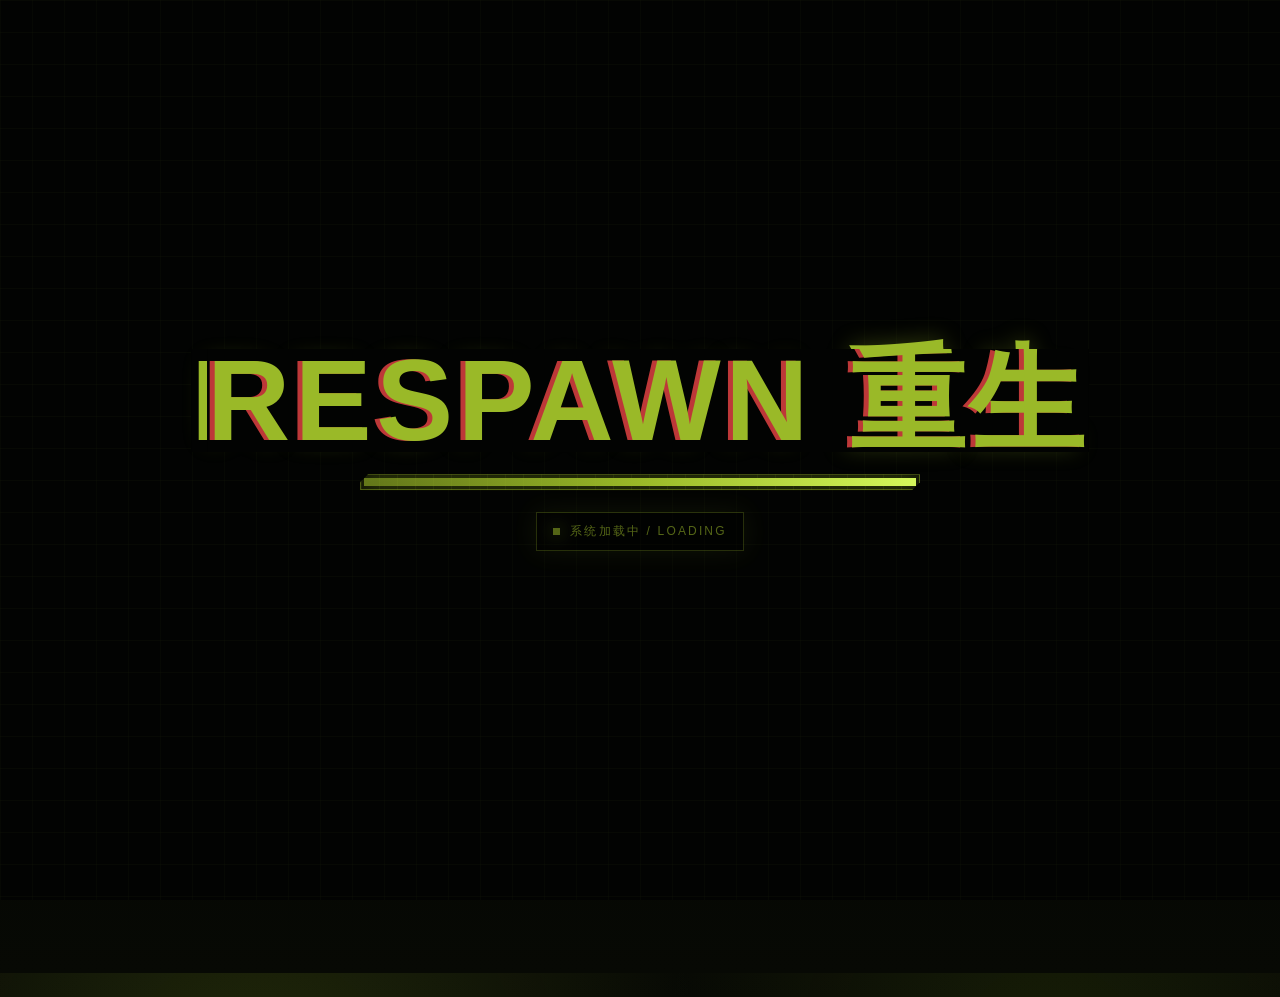
<file: index.html>
<!DOCTYPE html>
<html lang="zh-Hans">
<head>
<meta charset="UTF-8">
<meta name="viewport" content="width=device-width, initial-scale=1">
<title>首页 - 重生 RESPAWN</title>
<link rel="stylesheet" href="site.css">
<style>
  .home-hero {
    position: relative;
    isolation: isolate;
    --reveal-x: 50%;
    --reveal-y: 50%;
    --reveal-size: 0px;
    min-height: 100vh;
    display: grid;
    align-items: center;
    padding: 112px 0 54px;
    overflow: hidden;
  }

  .home-hero::before {
    content: "";
    position: absolute;
    inset: 0;
    background:
      radial-gradient(circle at 50% 45%, rgba(154,185,40,.12), transparent 34rem),
      linear-gradient(90deg, rgba(3,4,2,.94) 0%, rgba(3,4,2,.54) 44%, rgba(3,4,2,.88) 100%);
    opacity: .92;
    z-index: 1;
    pointer-events: none;
  }

  .home-hero::after {
    content: "";
    position: absolute;
    left: 50%;
    bottom: -18vh;
    width: 78vw;
    height: 42vh;
    transform: translateX(-50%);
    background: radial-gradient(ellipse, rgba(154,185,40,.25), transparent 66%);
    pointer-events: none;
    z-index: 1;
  }

  .home-video {
    position: absolute;
    inset: 0;
    z-index: 0;
    width: 100%;
    height: 100%;
    object-fit: cover;
    pointer-events: none;
  }

  .home-video-dim {
    filter: saturate(.9) contrast(1.02) brightness(.16);
    opacity: .9;
  }

  .home-video-reveal {
    filter: saturate(1.2) contrast(1.08) brightness(.92);
    opacity: .98;
    -webkit-mask-image: radial-gradient(circle at var(--reveal-x) var(--reveal-y), #000 0, #000 calc(var(--reveal-size) * .42), rgba(0,0,0,.72) calc(var(--reveal-size) * .68), transparent var(--reveal-size));
    mask-image: radial-gradient(circle at var(--reveal-x) var(--reveal-y), #000 0, #000 calc(var(--reveal-size) * .42), rgba(0,0,0,.72) calc(var(--reveal-size) * .68), transparent var(--reveal-size));
  }

  .ghost-cursor {
    position: absolute;
    inset: 0;
    z-index: 2;
    width: 100%;
    height: 100%;
    display: block;
    pointer-events: none;
    mix-blend-mode: screen;
    opacity: .82;
  }

  .hero-inner,
  .home-wrap {
    width: min(var(--max), calc(100vw - 32px));
    margin: 0 auto;
  }

  .hero-inner {
    position: relative;
    z-index: 3;
    display: grid;
    grid-template-columns: minmax(0, 1.08fr) minmax(280px, .72fr);
    gap: 42px;
    align-items: center;
  }

  .eyebrow {
    display: inline-flex;
    align-items: center;
    gap: 10px;
    margin: 0 0 18px;
    color: var(--green);
    font-size: 13px;
    letter-spacing: .24em;
    text-transform: uppercase;
  }

  .eyebrow::before {
    content: "";
    width: 42px;
    height: 1px;
    background: var(--green);
    box-shadow: 0 0 18px var(--green);
  }

  h1 {
    margin: 0;
    color: var(--green);
    font-size: clamp(58px, 10vw, 132px);
    line-height: .84;
    letter-spacing: 0;
    text-transform: uppercase;
    text-shadow: 0 0 28px rgba(154,185,40,.28);
  }

  h1 span {
    display: block;
    margin-top: 18px;
    color: var(--text);
    font-size: clamp(28px, 5vw, 62px);
    letter-spacing: .28em;
  }

  .lead {
    max-width: 620px;
    margin: 28px 0 0;
    color: var(--muted);
    font-size: clamp(16px, 1.8vw, 20px);
    line-height: 1.8;
  }

  .actions {
    display: flex;
    flex-wrap: wrap;
    gap: 14px;
    margin-top: 34px;
  }

  .btn {
    display: inline-flex;
    align-items: center;
    justify-content: center;
    min-height: 46px;
    padding: 0 20px;
    border: 1px solid var(--green-line);
    background: var(--green);
    color: #070904;
    font-weight: 800;
    letter-spacing: .08em;
    clip-path: polygon(12px 0, 100% 0, 100% calc(100% - 12px), calc(100% - 12px) 100%, 0 100%, 0 12px);
    transition: transform .2s ease, box-shadow .2s ease, background .2s ease;
  }

  .btn.secondary {
    background: rgba(0,0,0,.36);
    color: var(--green);
  }

  .btn:hover {
    transform: translateY(-2px);
    box-shadow: 0 0 28px rgba(154,185,40,.22);
  }

  .console {
    position: relative;
    border: 1px solid var(--green-line);
    background: var(--panel);
    box-shadow: 0 18px 70px rgba(0,0,0,.42), inset 0 0 32px rgba(154,185,40,.08);
    clip-path: polygon(18px 0, 100% 0, 100% calc(100% - 18px), calc(100% - 18px) 100%, 0 100%, 0 18px);
    overflow: visible;
  }

  .electric-border-canvas {
    position: absolute;
    inset: -28px;
    z-index: 0;
    width: calc(100% + 56px);
    height: calc(100% + 56px);
    pointer-events: none;
    filter: drop-shadow(0 0 10px rgba(154,185,40,.48));
  }

  .console::before {
    content: "";
    position: absolute;
    inset: 0;
    z-index: 1;
    background: linear-gradient(180deg, rgba(154,185,40,.08), rgba(0,0,0,.08));
    pointer-events: none;
    clip-path: inherit;
  }

  .console-head,
  .console-body {
    position: relative;
    z-index: 2;
  }

  .console-head {
    display: flex;
    justify-content: space-between;
    gap: 14px;
    padding: 14px 16px;
    border-bottom: 1px solid var(--line);
    color: var(--green);
    font-size: 12px;
    letter-spacing: .16em;
  }

  .console-body {
    padding: 22px 18px 20px;
    display: grid;
    gap: 18px;
  }

  .metric {
    display: grid;
    gap: 8px;
  }

  .metric-row {
    display: flex;
    justify-content: space-between;
    gap: 18px;
    color: var(--muted);
    font-size: 13px;
    letter-spacing: .06em;
  }

  .bar {
    height: 8px;
    background: rgba(255,255,255,.07);
    overflow: hidden;
  }

  .bar i {
    display: block;
    height: 100%;
    width: var(--value, 100%);
    background: linear-gradient(90deg, rgba(154,185,40,.42), var(--green));
    box-shadow: 0 0 18px rgba(154,185,40,.5);
  }

  .home-section {
    position: relative;
    padding: 92px 0;
  }

  .section-title {
    display: flex;
    align-items: end;
    justify-content: space-between;
    gap: 20px;
    margin-bottom: 30px;
    border-bottom: 1px solid var(--line);
    padding-bottom: 18px;
  }

  h2 {
    margin: 0;
    color: var(--text);
    font-size: clamp(28px, 4vw, 48px);
    letter-spacing: .08em;
  }

  .section-title p {
    max-width: 460px;
    margin: 0;
    color: var(--muted);
    line-height: 1.7;
  }

  .about-grid,
  .work-grid {
    display: grid;
    gap: 16px;
  }

  .about-grid {
    grid-template-columns: 1fr 1fr 1fr;
  }

  .work-grid {
    grid-template-columns: repeat(2, minmax(0, 1fr));
  }

  .data-card,
  .work-card {
    border: 1px solid var(--line);
    background: linear-gradient(180deg, rgba(154,185,40,.08), rgba(255,255,255,.025));
    padding: 24px;
    min-height: 210px;
    clip-path: polygon(14px 0, 100% 0, 100% calc(100% - 14px), calc(100% - 14px) 100%, 0 100%, 0 14px);
  }

  .work-card {
    min-height: 260px;
    display: grid;
    align-content: space-between;
  }

  .data-card strong,
  .work-card strong {
    display: block;
    color: var(--green);
    font-size: 42px;
    line-height: 1;
    margin-bottom: 18px;
  }

  .data-card h3,
  .work-card h3 {
    margin: 0 0 12px;
    font-size: 20px;
    letter-spacing: .08em;
  }

  .data-card p,
  .work-card p {
    margin: 0;
    color: var(--muted);
    line-height: 1.72;
  }

  .tag-row {
    display: flex;
    flex-wrap: wrap;
    gap: 8px;
    margin-top: 22px;
  }

  .tag-row span {
    padding: 6px 9px;
    border: 1px solid var(--green-line);
    color: var(--green);
    font-size: 12px;
    letter-spacing: .08em;
    background: rgba(0,0,0,.24);
  }

  .signal-band {
    border-block: 1px solid var(--green-line);
    background: rgba(154,185,40,.1);
    overflow: hidden;
    padding: 16px 0;
  }

  .ticker {
    display: flex;
    width: max-content;
    gap: 34px;
    color: var(--green);
    font-weight: 800;
    letter-spacing: .18em;
    text-transform: uppercase;
    animation: ticker 28s linear infinite;
  }

  .contact-panel {
    display: grid;
    grid-template-columns: 1fr auto;
    align-items: center;
    gap: 24px;
    border: 1px solid var(--green-line);
    background: linear-gradient(120deg, rgba(154,185,40,.14), rgba(0,0,0,.42));
    padding: 34px;
    clip-path: polygon(22px 0, 100% 0, 100% calc(100% - 22px), calc(100% - 22px) 100%, 0 100%, 0 22px);
  }

  .contact-panel p {
    margin: 12px 0 0;
    color: var(--muted);
    line-height: 1.7;
  }

  @keyframes charge {
    from { width: 58%; }
    to { width: 100%; }
  }

  @keyframes ticker {
    to { transform: translateX(-50%); }
  }

  @media (max-width: 860px) {
    .home-hero { min-height: auto; padding-top: 132px; }
    .hero-inner { grid-template-columns: 1fr; }
    .console { order: -1; }
    .about-grid,
    .work-grid,
    .contact-panel { grid-template-columns: 1fr; }
    .section-title { display: block; }
    .section-title p { margin-top: 12px; }
  }

  @media (max-width: 520px) {
    .hero-inner,
    .home-wrap { width: calc(100vw - 24px); }
    h1 span { letter-spacing: .14em; }
    .home-section { padding: 68px 0; }
    .contact-panel { padding: 24px; }
  }
</style>
</head>
<body class="has-boot">
<div class="boot-screen" id="bootScreen" role="button" tabindex="0" aria-label="点击进入重生 RESPAWN 网站">
  <div class="boot-panel">
    <div class="glitch-text" data-text="RESPAWN 重生">RESPAWN 重生</div>
    <div class="boot-progress" aria-label="启动进度">
      <div class="boot-progress-fill"></div>
    </div>
    <div class="boot-text" id="bootText"><span></span> 系统加载中 / Loading</div>
  </div>
</div>
<canvas id="matrix" aria-hidden="true"></canvas>
<main class="site">
  <header class="header">
    <div class="nav">
      <a class="brand" href="index.html" aria-label="重生 RESPAWN">
        <span class="brand-mark">R</span>
        <span>重生 RESPAWN<small>BLACKBOX CREATIVE SYSTEM</small></span>
      </a>
      <nav class="links" aria-label="主导航">
        <a class="is-current" href="index.html">首页</a>
        <a href="brand-story.html">品牌故事</a>
        <a href="product-info.html">商品信息</a>
        <a href="packaging.html">包装设计</a>
        <a href="contact.html">购买 / 联系我们</a>
      </nav>
      <div class="status"><i></i> ONLINE</div>
    </div>
  </header>
  <section class="home-hero" aria-label="首页主视觉">
    <video class="home-video home-video-dim" src="respawn-bg-clean.mp4" autoplay muted loop playsinline></video>
    <video class="home-video home-video-reveal" src="respawn-bg-clean.mp4" autoplay muted loop playsinline></video>
    <canvas class="ghost-cursor" id="ghostCursor" aria-hidden="true"></canvas>
    <div class="hero-inner">
      <div>
        <p class="eyebrow">SYS.RESPAWN // 2026</p>
        <h1>RESPAWN <span>重生</span></h1>
        <p class="lead">撕开它、喝下它，你就能在深夜的疲惫中原地复活，重回战场</p>
        <div class="actions">
          <a class="btn" href="brand-story.html">品牌故事</a>
          <a class="btn secondary" href="contact.html">购买 / 联系我们</a>
        </div>
      </div>

      <aside class="console" aria-label="系统状态">
        <canvas class="electric-border-canvas" id="statusElectricBorder" aria-hidden="true"></canvas>
        <div class="console-head">
          <span>CORE STATUS / 核心状态</span>
          <span>ACTIVE</span>
        </div>
        <div class="console-body">
          <div class="metric">
            <div class="metric-row"><span>能量补给 ENERGY RELOAD</span><span>98%</span></div>
            <div class="bar"><i style="--value:98%"></i></div>
          </div>
          <div class="metric">
            <div class="metric-row"><span>专注启动 FOCUS BOOST</span><span>86%</span></div>
            <div class="bar"><i style="--value:86%"></i></div>
          </div>
          <div class="metric">
            <div class="metric-row"><span>快速恢复 RESPAWN READY</span><span>92%</span></div>
            <div class="bar"><i style="--value:92%"></i></div>
          </div>
          <div class="tag-row">
            <span>ENERGY</span><span>FOCUS</span><span>FAST MIX</span><span>RESPAWN</span>
          </div>
        </div>
      </aside>
    </div>
  </section>

  <footer class="footer">
    <div class="wrap">
      <span>© 2026 RESPAWN</span>
      <span>POWERED BY #9AB928</span>
    </div>
  </footer>
</main>
<script src="site.js?v=shape-border-motion-2"></script>
</body>
</html>
</file>
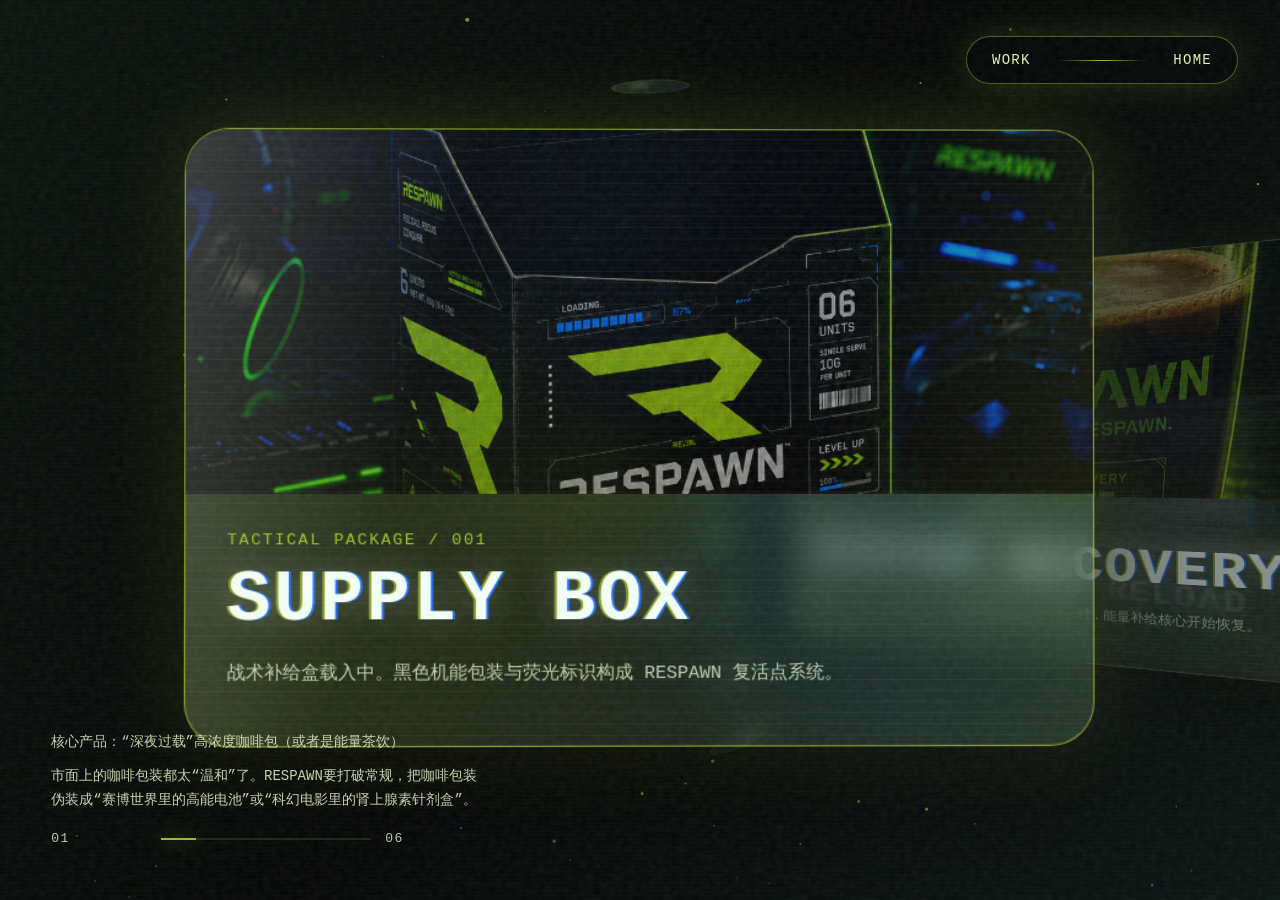
<file: active-theory-inspired.html>
<!DOCTYPE html>
<html lang="zh-Hans">
<head>
<meta charset="UTF-8">
<meta name="viewport" content="width=device-width, initial-scale=1">
<title>RESPAWN Spatial Cards Demo</title>
<style>
  :root {
    --green: #9AB928;
    --blue: #1d6bff;
    --ink: #030604;
    --mx: 0;
    --my: 0;
  }

  * {
    box-sizing: border-box;
  }

  html,
  body {
    width: 100%;
    height: 100%;
    margin: 0;
    overflow: hidden;
    background: var(--ink);
    color: #e9ffd2;
    font-family: "Microsoft YaHei", "PingFang SC", "Arial", sans-serif;
  }

  body {
    cursor: crosshair;
  }

  .scene {
    position: fixed;
    inset: 0;
    perspective: 1300px;
    background:
      radial-gradient(circle at calc(48% + var(--mx) * 18%) calc(42% + var(--my) * 18%), rgba(154, 185, 40, 0.17), transparent 30%),
      radial-gradient(circle at 72% 52%, rgba(29, 107, 255, 0.16), transparent 34%),
      linear-gradient(125deg, #07100a 0%, #020403 48%, #07110d 100%);
    isolation: isolate;
  }

  .scene::before {
    content: "";
    position: absolute;
    inset: 0;
    background:
      linear-gradient(rgba(154, 185, 40, 0.045) 1px, transparent 1px),
      linear-gradient(90deg, rgba(154, 185, 40, 0.04) 1px, transparent 1px);
    background-size: 54px 54px;
    opacity: 0.42;
    transform: translate3d(calc(var(--mx) * -18px), calc(var(--my) * -18px), 0);
    mask-image: radial-gradient(circle at center, black, transparent 76%);
  }

  .scene::after {
    content: "";
    position: absolute;
    inset: 0;
    z-index: 9;
    pointer-events: none;
    background:
      repeating-linear-gradient(0deg, rgba(255,255,255,0.04) 0 1px, transparent 1px 4px),
      radial-gradient(circle at center, transparent 42%, rgba(0, 0, 0, 0.56) 100%);
    mix-blend-mode: screen;
    opacity: 0.24;
  }

  #particleField {
    position: absolute;
    inset: 0;
    z-index: 1;
    width: 100%;
    height: 100%;
  }

  .hud-nav {
    position: fixed;
    top: 36px;
    right: 42px;
    z-index: 30;
    display: flex;
    gap: 26px;
    align-items: center;
    min-width: 272px;
    padding: 15px 25px;
    border: 1px solid rgba(154, 185, 40, 0.48);
    border-radius: 999px;
    background: rgba(2, 6, 5, 0.52);
    box-shadow: 0 0 34px rgba(154, 185, 40, 0.2);
    backdrop-filter: blur(18px);
    color: #d7f5b4;
    letter-spacing: 0.08em;
    font-family: "Consolas", "Courier New", monospace;
  }

  .hud-nav a {
    color: inherit;
    text-decoration: none;
    font-size: 14px;
  }

  .hud-nav i {
    height: 1px;
    flex: 1;
    background: linear-gradient(90deg, transparent, var(--green), transparent);
  }

  .deck {
    position: absolute;
    inset: 0;
    z-index: 3;
    transform-style: preserve-3d;
    transform:
      rotateX(calc(var(--my) * -3deg))
      rotateY(calc(var(--mx) * 5deg))
      translate3d(calc(var(--mx) * -14px), calc(var(--my) * -10px), 0);
    transition: transform 120ms ease-out;
  }

  .card {
    position: absolute;
    left: 50%;
    top: 50%;
    width: min(58vw, 760px);
    min-height: min(56vh, 560px);
    overflow: hidden;
    border: 1px solid rgba(216, 245, 196, 0.25);
    border-radius: 36px;
    background:
      linear-gradient(135deg, rgba(154,185,40,0.12), rgba(29,107,255,0.04)),
      rgba(180, 210, 150, 0.06);
    box-shadow:
      0 34px 80px rgba(0, 0, 0, 0.5),
      inset 0 0 0 1px rgba(255, 255, 255, 0.04),
      0 0 44px rgba(154, 185, 40, 0.1);
    backdrop-filter: blur(16px) saturate(1.25);
    transform:
      translate(-50%, -50%)
      translate3d(var(--x), var(--y), var(--z))
      scale(var(--scale))
      rotateY(var(--rotate-y))
      rotateX(var(--rotate-x));
    opacity: var(--opacity);
    filter: blur(var(--blur)) brightness(var(--brightness));
    z-index: var(--z-index);
    transform-style: preserve-3d;
    will-change: transform, opacity, filter;
    transition:
      transform 760ms cubic-bezier(.16, .84, .18, 1),
      opacity 520ms ease,
      filter 520ms ease,
      border-color 520ms ease,
      box-shadow 520ms ease;
  }

  .card.is-active {
    border-color: rgba(154, 185, 40, 0.76);
    box-shadow:
      0 40px 96px rgba(0, 0, 0, 0.62),
      inset 0 0 0 1px rgba(255, 255, 255, 0.06),
      0 0 68px rgba(154, 185, 40, 0.24);
  }

  .card::before {
    content: "";
    position: absolute;
    inset: 0;
    z-index: 4;
    background:
      linear-gradient(105deg, rgba(255, 255, 255, 0.18), transparent 28% 66%, rgba(154, 185, 40, 0.12)),
      repeating-linear-gradient(0deg, transparent 0 8px, rgba(255,255,255,0.035) 8px 9px);
    mix-blend-mode: screen;
    pointer-events: none;
  }

  .card::after {
    content: "";
    position: absolute;
    inset: -24%;
    z-index: 5;
    opacity: 0.24;
    background: conic-gradient(from 110deg, transparent, rgba(154, 185, 40, 0.32), rgba(29, 107, 255, 0.25), transparent);
    filter: blur(22px);
    animation: orbitalGlow 9s linear infinite;
    pointer-events: none;
  }

  .card-media {
    position: relative;
    height: min(33vh, 320px);
    overflow: hidden;
    background: rgba(2, 6, 4, 0.62);
  }

  .card-media img,
  .card-media video {
    width: 100%;
    height: 100%;
    display: block;
    object-fit: cover;
    opacity: 0.82;
    filter: contrast(1.08) saturate(1.15) brightness(0.82);
  }

  .card-body {
    position: relative;
    z-index: 7;
    padding: 30px 34px 34px;
    font-family: "Consolas", "Courier New", monospace;
  }

  .card-body small {
    display: block;
    margin-bottom: 14px;
    color: var(--green);
    letter-spacing: 0.12em;
  }

  .card-body h2 {
    margin: 0;
    color: rgba(247, 255, 234, 0.92);
    font-size: clamp(30px, 4.6vw, 72px);
    line-height: 0.95;
    letter-spacing: 0.04em;
    text-transform: uppercase;
    text-shadow:
      2px 0 rgba(29, 107, 255, 0.9),
      -2px 0 rgba(154, 185, 40, 0.68),
      0 0 28px rgba(255, 255, 255, 0.25);
  }

  .card-body p {
    max-width: 620px;
    margin: 18px 0 0;
    color: rgba(234, 255, 212, 0.76);
    font-size: 15px;
    line-height: 1.85;
  }

  .copy {
    position: fixed;
    left: clamp(24px, 4vw, 72px);
    bottom: clamp(32px, 6vh, 78px);
    z-index: 32;
    width: min(430px, calc(100vw - 48px));
    color: rgba(237, 255, 214, 0.82);
    font-family: "Consolas", "Courier New", monospace;
    text-shadow: 0 0 18px rgba(154, 185, 40, 0.22);
  }

  .copy p {
    margin: 0 0 11px;
    font-size: 14px;
    line-height: 1.7;
  }

  .progress-readout {
    display: grid;
    grid-template-columns: auto minmax(118px, 210px) auto;
    gap: 14px;
    align-items: center;
    margin-top: 18px;
    color: rgba(235, 255, 210, 0.78);
    font-size: 13px;
    letter-spacing: 0.12em;
  }

  .progress-readout .track {
    height: 2px;
    background: rgba(154, 185, 40, 0.18);
  }

  .progress-readout .bar {
    width: calc(var(--progress) * 100%);
    height: 100%;
    background: var(--green);
    box-shadow: 0 0 18px rgba(154, 185, 40, 0.7);
    transition: width 420ms ease;
  }

  .spine {
    position: absolute;
    left: 49%;
    top: 5vh;
    z-index: 2;
    width: 140px;
    height: 90vh;
    opacity: 0.52;
    filter: drop-shadow(0 0 28px rgba(154, 185, 40, 0.18));
    transform:
      translateZ(20px)
      rotateZ(-8deg)
      translate3d(calc(var(--mx) * 34px), calc(var(--my) * 18px), 0);
  }

  .spine span {
    position: absolute;
    left: 50%;
    width: 78px;
    height: 28px;
    border: 1px solid rgba(154, 185, 40, 0.55);
    border-radius: 50%;
    background:
      radial-gradient(circle at 35% 35%, rgba(255,255,255,0.28), transparent 28%),
      linear-gradient(135deg, rgba(154, 185, 40, 0.35), rgba(29, 107, 255, 0.13));
    box-shadow: inset 0 0 18px rgba(29, 107, 255, 0.2);
    transform: translateX(-50%) rotateX(62deg) rotateZ(calc(var(--i) * 13deg));
  }

  .noise {
    position: fixed;
    inset: 0;
    z-index: 40;
    pointer-events: none;
    opacity: 0.08;
    background-image: url("data:image/svg+xml,%3Csvg viewBox='0 0 160 160' xmlns='http://www.w3.org/2000/svg'%3E%3Cfilter id='n'%3E%3CfeTurbulence type='fractalNoise' baseFrequency='.8' numOctaves='3' stitchTiles='stitch'/%3E%3C/filter%3E%3Crect width='100%25' height='100%25' filter='url(%23n)'/%3E%3C/svg%3E");
    mix-blend-mode: screen;
  }

  @keyframes orbitalGlow {
    to { transform: rotate(1turn); }
  }

  @media (max-width: 780px) {
    .hud-nav {
      left: 18px;
      right: 18px;
      top: 18px;
      min-width: 0;
    }

    .card {
      width: min(88vw, 500px);
      min-height: 0;
      border-radius: 26px;
    }

    .card-media {
      height: 210px;
    }

    .card-body {
      padding: 24px;
    }

    .card-body p,
    .copy p,
    .spine {
      display: none;
    }
  }
</style>
</head>
<body>
<main class="scene" aria-label="RESPAWN 玻璃拟态滚轮卡片实验页">
  <canvas id="particleField" aria-hidden="true"></canvas>
  <nav class="hud-nav" aria-label="演示导航">
    <a href="active-theory-inspired.html">WORK</a>
    <i></i>
    <a href="brand-story.html">HOME</a>
  </nav>

  <div class="spine" aria-hidden="true">
    <span style="--i:1; top: 4%"></span>
    <span style="--i:2; top: 12%"></span>
    <span style="--i:3; top: 20%"></span>
    <span style="--i:4; top: 28%"></span>
    <span style="--i:5; top: 36%"></span>
    <span style="--i:6; top: 44%"></span>
    <span style="--i:7; top: 52%"></span>
    <span style="--i:8; top: 60%"></span>
    <span style="--i:9; top: 68%"></span>
    <span style="--i:10; top: 76%"></span>
    <span style="--i:11; top: 84%"></span>
  </div>

  <section class="deck" id="cardsDeck" aria-live="polite"></section>

  <aside class="copy">
    <p>核心产品：“深夜过载”高浓度咖啡包（或者是能量茶饮）</p>
    <p>市面上的咖啡包装都太“温和”了。RESPAWN要打破常规，把咖啡包装伪装成“赛博世界里的高能电池”或“科幻电影里的肾上腺素针剂盒”。</p>
    <div class="progress-readout" style="--progress: .125">
      <span id="currentCard">01</span>
      <div class="track"><div class="bar"></div></div>
      <span id="totalCards">08</span>
    </div>
  </aside>
  <div class="noise" aria-hidden="true"></div>
</main>
<script src="main.js"></script>
</body>
</html>
</file>
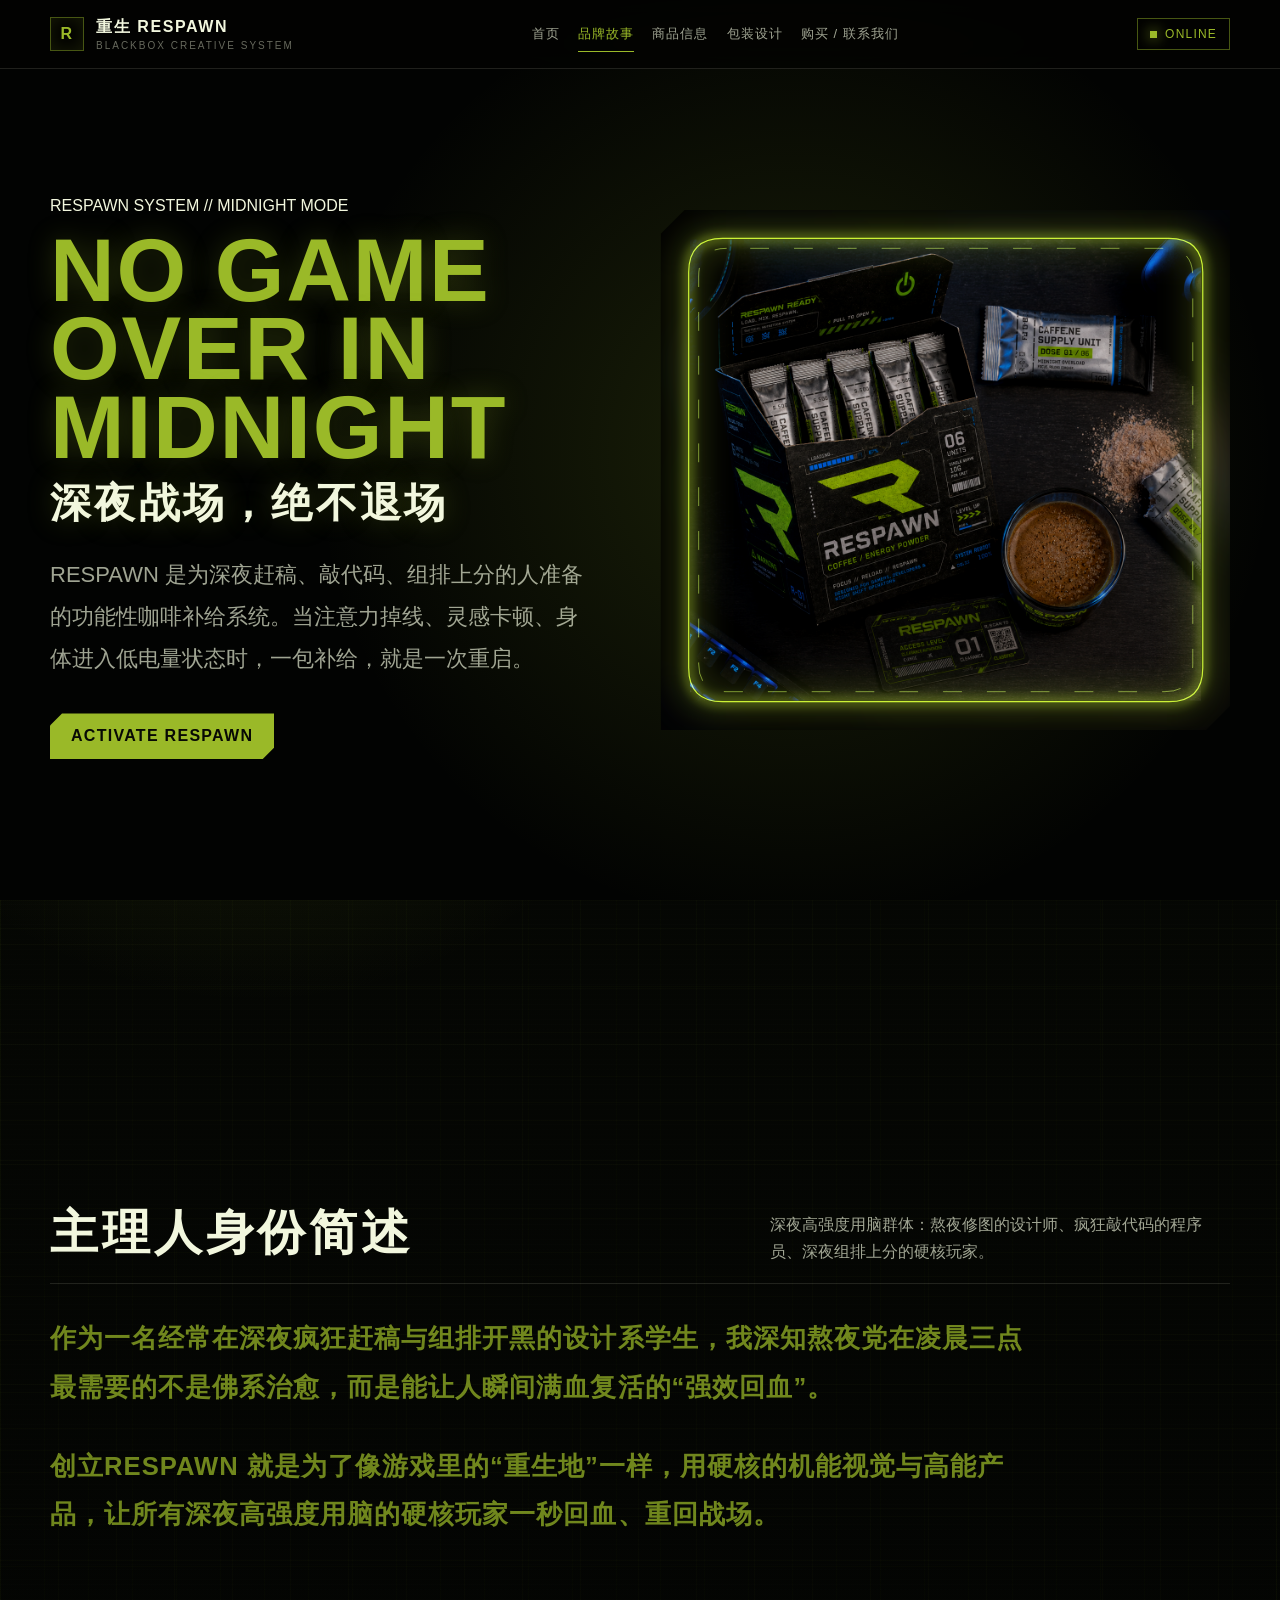
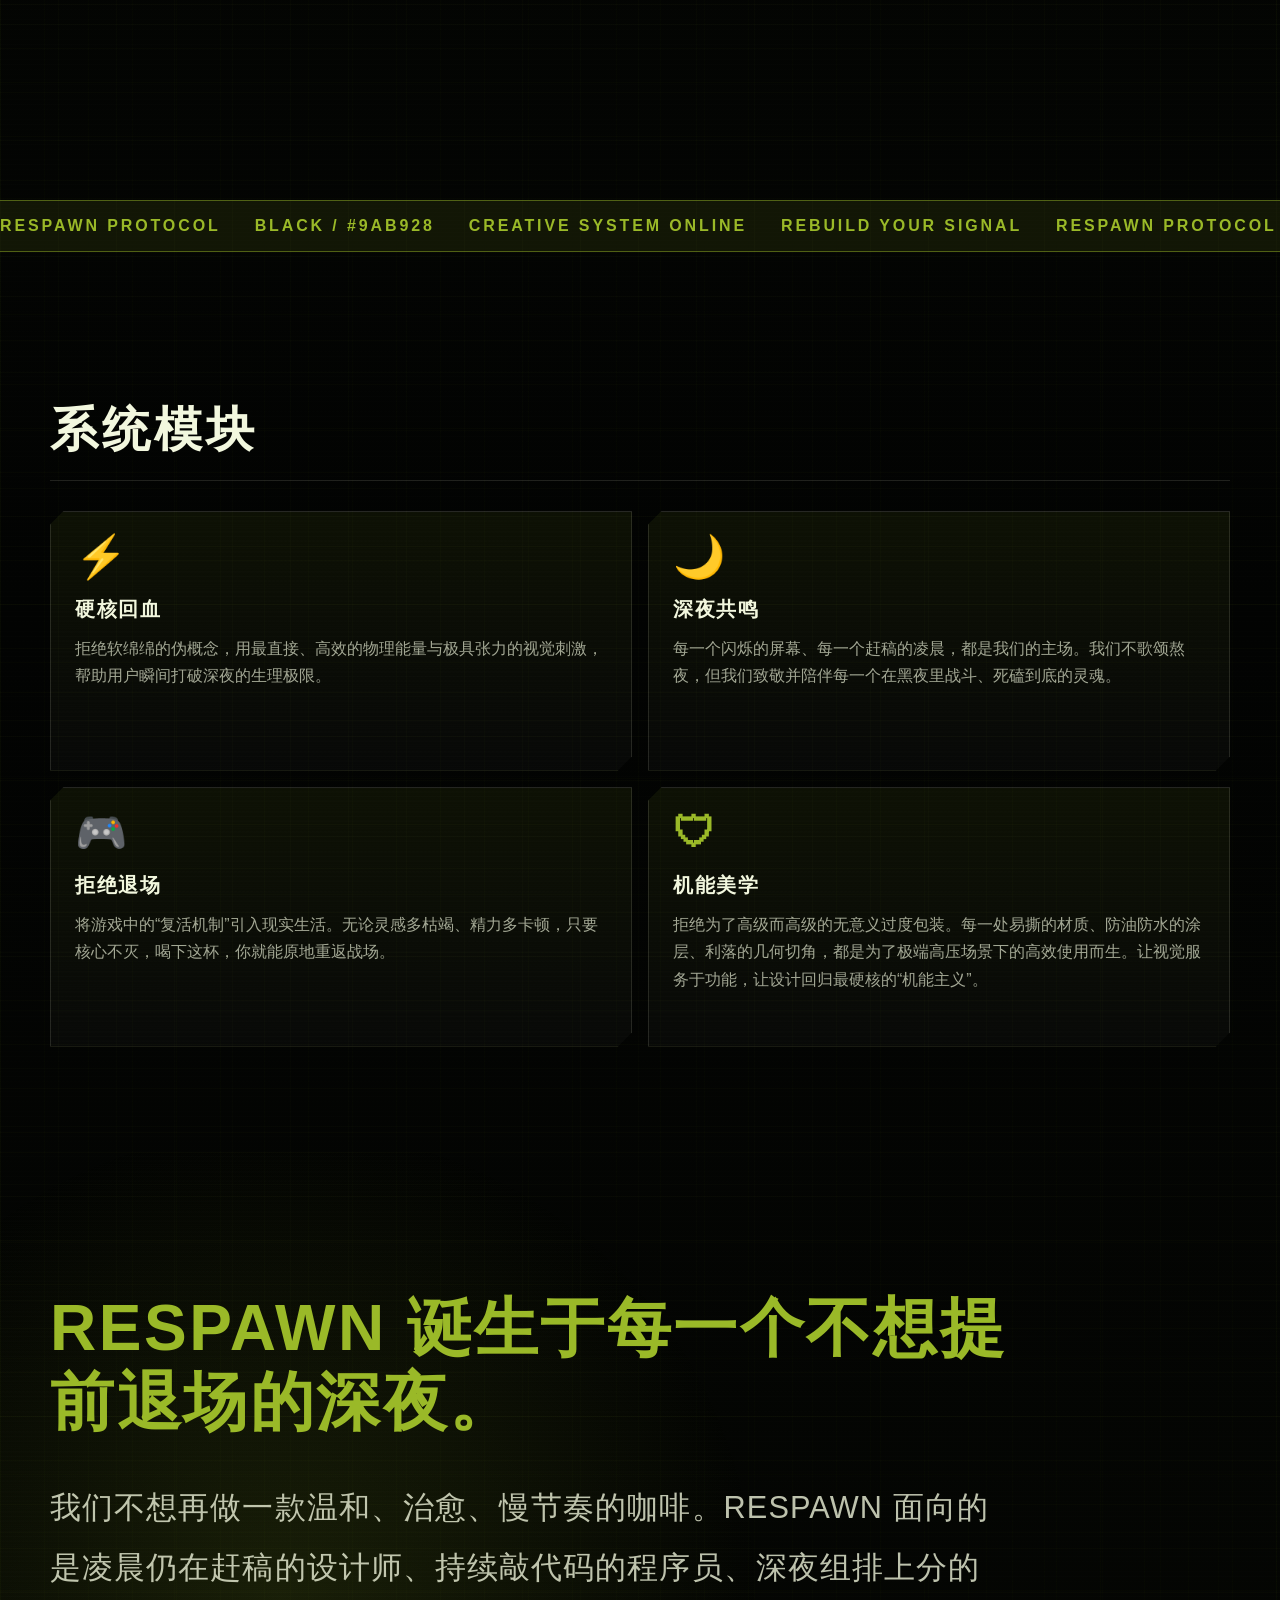
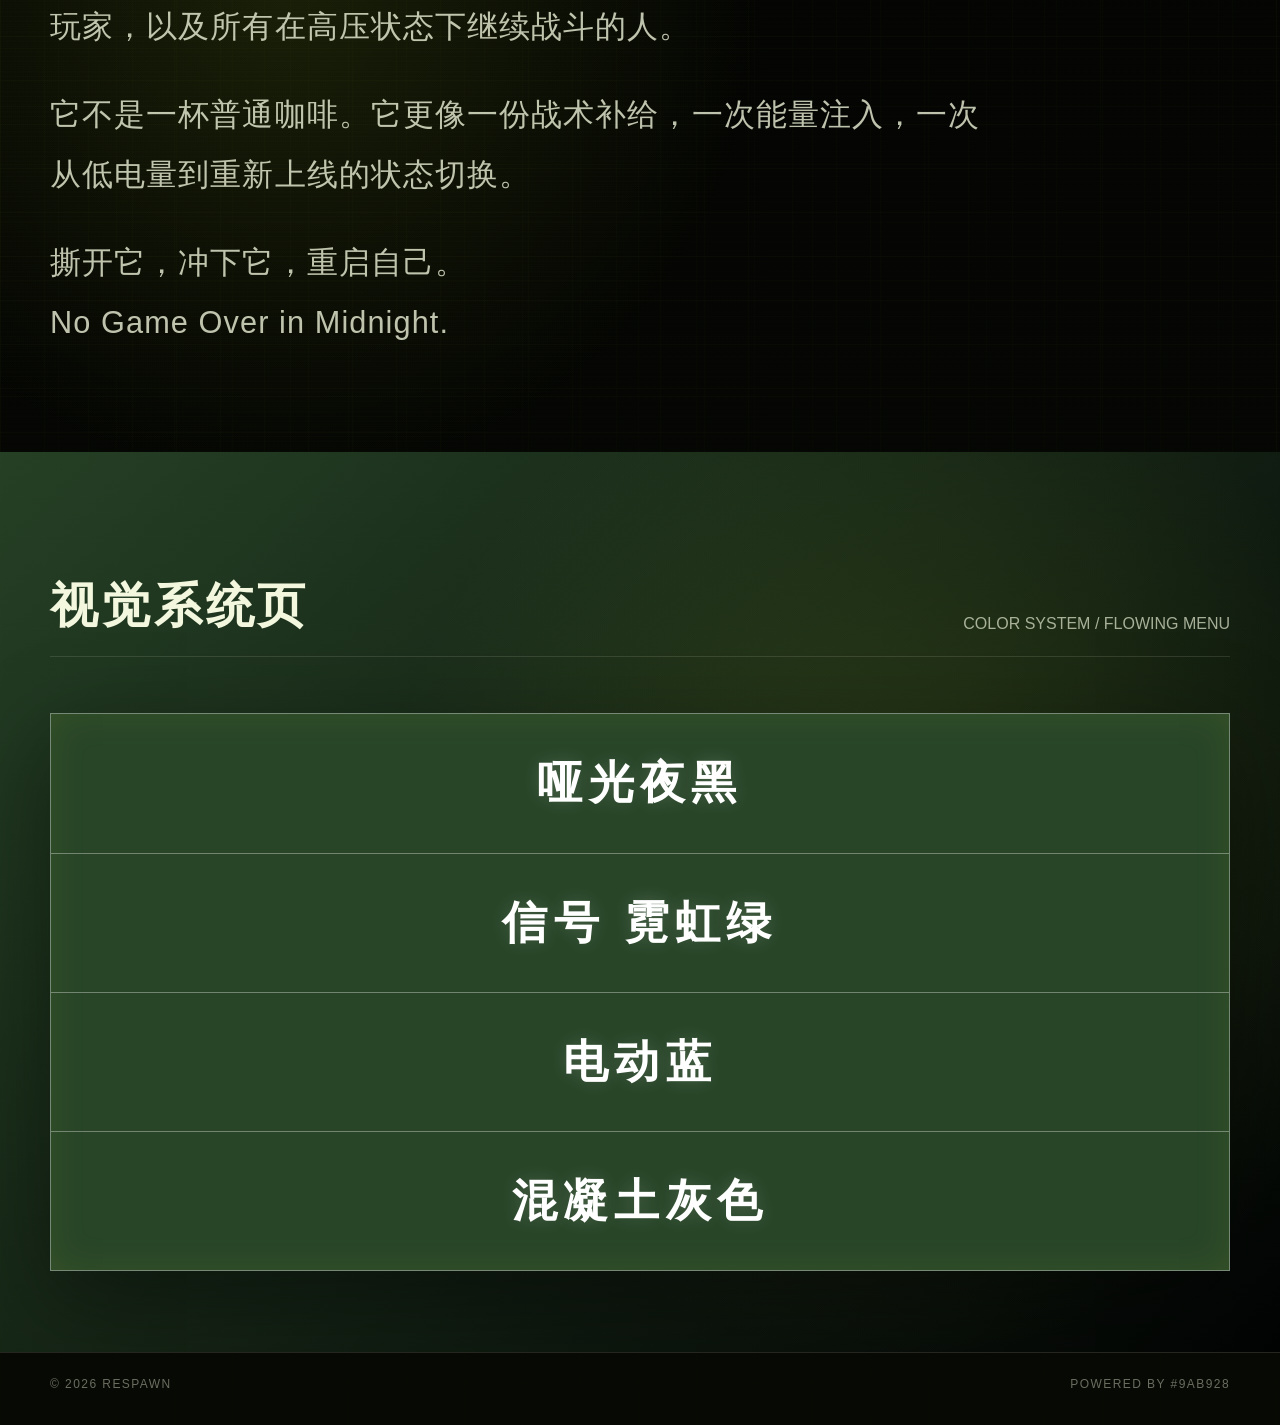
<file: brand-story.html>
<!DOCTYPE html>
<html lang="zh-Hans">
<head>
<meta charset="UTF-8">
<meta name="viewport" content="width=device-width, initial-scale=1">
<title>品牌故事 - 重生 RESPAWN</title>
<link rel="stylesheet" href="site.css?v=flowing-menu-1">
</head>
<body>
<canvas id="matrix" aria-hidden="true"></canvas>
<main class="site">
  <header class="header">
    <div class="nav">
      <a class="brand" href="index.html" aria-label="重生 RESPAWN">
        <span class="brand-mark">R</span>
        <span>重生 RESPAWN<small>BLACKBOX CREATIVE SYSTEM</small></span>
      </a>
      <nav class="links" aria-label="主导航">
        <a href="index.html">首页</a>
        <a class="is-current" href="brand-story.html">品牌故事</a>
        <a href="product-info.html">商品信息</a>
        <a href="packaging.html">包装设计</a>
        <a href="contact.html">购买 / 联系我们</a>
      </nav>
      <div class="status"><i></i> ONLINE</div>
    </div>
  </header>
  <section class="brand-screen brand-boot-screen" aria-label="系统启动页">
    <div class="home-wrap">
      <div class="boot-layout">
        <div class="boot-copy">
          <p class="eyebrow">RESPAWN SYSTEM // MIDNIGHT MODE</p>
          <h1 class="boot-title">
            <span class="static-title">NO GAME OVER IN MIDNIGHT</span>
            <span class="decrypt-title" data-text="深夜战场，绝不退场">深夜战场，绝不退场</span>
          </h1>
          <p class="boot-subtitle">RESPAWN 是为深夜赶稿、敲代码、组排上分的人准备的功能性咖啡补给系统。当注意力掉线、灵感卡顿、身体进入低电量状态时，一包补给，就是一次重启。</p>
          <a class="btn brand-activate" href="active-theory-inspired.html">ACTIVATE RESPAWN</a>
        </div>
        <div class="product-visual-card">
          <img class="product-image-bg" src="respawn-product-scene.png" alt="">
          <img class="product-image-main" src="respawn-product-scene.png" alt="RESPAWN 产品包装与咖啡补给场景">
          <canvas class="shape-blur-canvas" id="shapeBlurProduct" aria-hidden="true"></canvas>
        </div>
      </div>
    </div>
  </section>

  <section class="brand-screen story-section" id="founder">
    <div class="home-wrap">
      <div class="section-title">
        <h2>主理人身份简述</h2>
        <p>深夜高强度用脑群体：熬夜修图的设计师、疯狂敲代码的程序员、深夜组排上分的硬核玩家。</p>
      </div>
      <div class="shiny-story shiny-story-plain">
        <p>作为一名经常在深夜疯狂赶稿与组排开黑的设计系学生，我深知熬夜党在凌晨三点最需要的不是佛系治愈，而是能让人瞬间满血复活的“强效回血”。</p>
        <p>创立RESPAWN 就是为了像游戏里的“重生地”一样，用硬核的机能视觉与高能产品，让所有深夜高强度用脑的硬核玩家一秒回血、重回战场。</p>
      </div>
    </div>
  </section>

  <div class="signal-band" aria-hidden="true">
    <div class="ticker">
      <span>RESPAWN PROTOCOL</span><span>BLACK / #9AB928</span><span>CREATIVE SYSTEM ONLINE</span><span>REBUILD YOUR SIGNAL</span>
      <span>RESPAWN PROTOCOL</span><span>BLACK / #9AB928</span><span>CREATIVE SYSTEM ONLINE</span><span>REBUILD YOUR SIGNAL</span>
    </div>
  </div>

  <section class="brand-screen">
    <div class="home-wrap">
      <div class="section-title">
        <h2>系统模块</h2>
      </div>
      <div class="work-grid">
        <article class="work-card">
          <div>
            <strong>⚡</strong>
            <h3>硬核回血</h3>
            <p>拒绝软绵绵的伪概念，用最直接、高效的物理能量与极具张力的视觉刺激，帮助用户瞬间打破深夜的生理极限。</p>
          </div>
        </article>
        <article class="work-card">
          <div>
            <strong>🌙</strong>
            <h3>深夜共鸣</h3>
            <p>每一个闪烁的屏幕、每一个赶稿的凌晨，都是我们的主场。我们不歌颂熬夜，但我们致敬并陪伴每一个在黑夜里战斗、死磕到底的灵魂。</p>
          </div>
        </article>
        <article class="work-card">
          <div>
            <strong>🎮</strong>
            <h3>拒绝退场</h3>
            <p>将游戏中的“复活机制”引入现实生活。无论灵感多枯竭、精力多卡顿，只要核心不灭，喝下这杯，你就能原地重返战场。</p>
          </div>
        </article>
        <article class="work-card">
          <div>
            <strong>🛡</strong>
            <h3>机能美学</h3>
            <p>拒绝为了高级而高级的无意义过度包装。每一处易撕的材质、防油防水的涂层、利落的几何切角，都是为了极端高压场景下的高效使用而生。让视觉服务于功能，让设计回归最硬核的“机能主义”。</p>
          </div>
        </article>
      </div>
    </div>
  </section>

  <section class="brand-screen brand-core-screen">
    <div class="home-wrap">
      <article class="brand-core-copy">
        <h2>RESPAWN 诞生于每一个不想提前退场的深夜。</h2>
        <p>我们不想再做一款温和、治愈、慢节奏的咖啡。RESPAWN 面向的是凌晨仍在赶稿的设计师、持续敲代码的程序员、深夜组排上分的玩家，以及所有在高压状态下继续战斗的人。</p>
        <p>它不是一杯普通咖啡。它更像一份战术补给，一次能量注入，一次从低电量到重新上线的状态切换。</p>
        <p>撕开它，冲下它，重启自己。<br>No Game Over in Midnight.</p>
      </article>
    </div>
  </section>

  <section class="brand-screen brand-system-screen flowing-system-screen">
    <div class="home-wrap">
      <div class="section-title">
        <h2>视觉系统页</h2>
        <p>COLOR SYSTEM / FLOWING MENU</p>
      </div>
      <div class="flowing-menu" aria-label="RESPAWN 色彩系统流动菜单">
        <article class="flowing-row" style="--marquee-bg:#0A0A0A; --marquee-text:#FFFFFF;">
          <a href="#" class="flowing-link">哑光夜黑</a>
          <div class="flowing-marquee" aria-hidden="true">
            <div class="flowing-marquee-inner">
              <span>哑光夜黑</span><i></i><span>哑光夜黑</span><i></i><span>哑光夜黑</span><i></i><span>哑光夜黑</span><i></i><span>哑光夜黑</span><i></i><span>哑光夜黑</span><i></i>
            </div>
          </div>
        </article>
        <article class="flowing-row" style="--marquee-bg:#A8D800; --marquee-text:#061006;">
          <a href="#" class="flowing-link">信号 霓虹绿</a>
          <div class="flowing-marquee" aria-hidden="true">
            <div class="flowing-marquee-inner">
              <span>信号 霓虹绿</span><i></i><span>信号 霓虹绿</span><i></i><span>信号 霓虹绿</span><i></i><span>信号 霓虹绿</span><i></i><span>信号 霓虹绿</span><i></i><span>信号 霓虹绿</span><i></i>
            </div>
          </div>
        </article>
        <article class="flowing-row" style="--marquee-bg:#006CFF; --marquee-text:#FFFFFF;">
          <a href="#" class="flowing-link">电动蓝</a>
          <div class="flowing-marquee" aria-hidden="true">
            <div class="flowing-marquee-inner">
              <span>电动蓝</span><i></i><span>电动蓝</span><i></i><span>电动蓝</span><i></i><span>电动蓝</span><i></i><span>电动蓝</span><i></i><span>电动蓝</span><i></i>
            </div>
          </div>
        </article>
        <article class="flowing-row" style="--marquee-bg:#6F6F6F; --marquee-text:#FFFFFF;">
          <a href="#" class="flowing-link">混凝土灰色</a>
          <div class="flowing-marquee" aria-hidden="true">
            <div class="flowing-marquee-inner">
              <span>混凝土灰色</span><i></i><span>混凝土灰色</span><i></i><span>混凝土灰色</span><i></i><span>混凝土灰色</span><i></i><span>混凝土灰色</span><i></i><span>混凝土灰色</span><i></i>
            </div>
          </div>
        </article>
      </div>
    </div>
  </section>
  <footer class="footer">
    <div class="wrap">
      <span>© 2026 RESPAWN</span>
      <span>POWERED BY #9AB928</span>
    </div>
  </footer>
</main>
<script src="site.js?v=flowing-menu-1"></script>
</body>
</html>
</file>
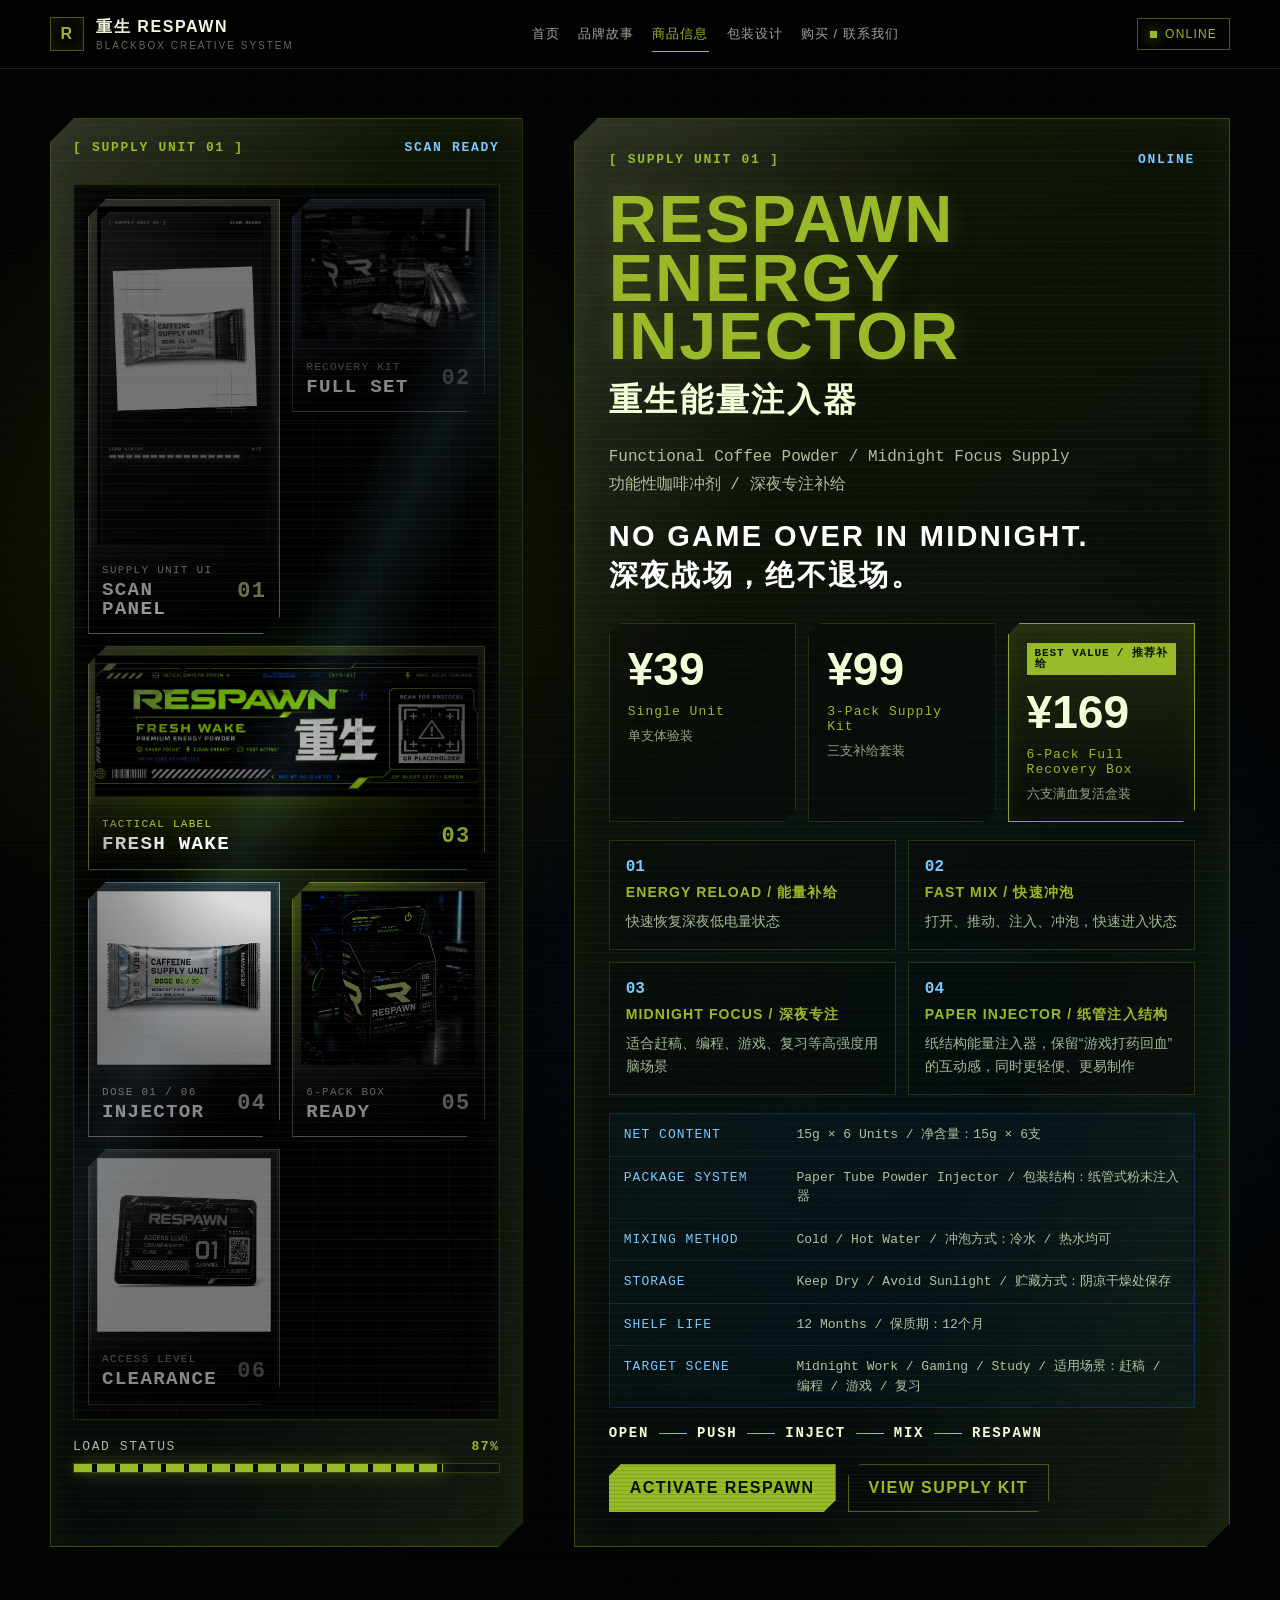
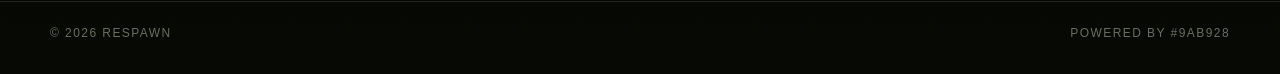
<file: brewing.html>
<!DOCTYPE html>
<html lang="zh-Hans">
<head>
<meta charset="UTF-8">
<meta name="viewport" content="width=device-width, initial-scale=1">
<meta http-equiv="refresh" content="0; url=product-info.html">
<meta http-equiv="Cache-Control" content="no-store">
<title>商品信息 - 重生 RESPAWN</title>
<script>window.location.replace("product-info.html");</script>
</head>
<body>
<p><a href="product-info.html">进入商品信息</a></p>
</body>
</html>
</file>
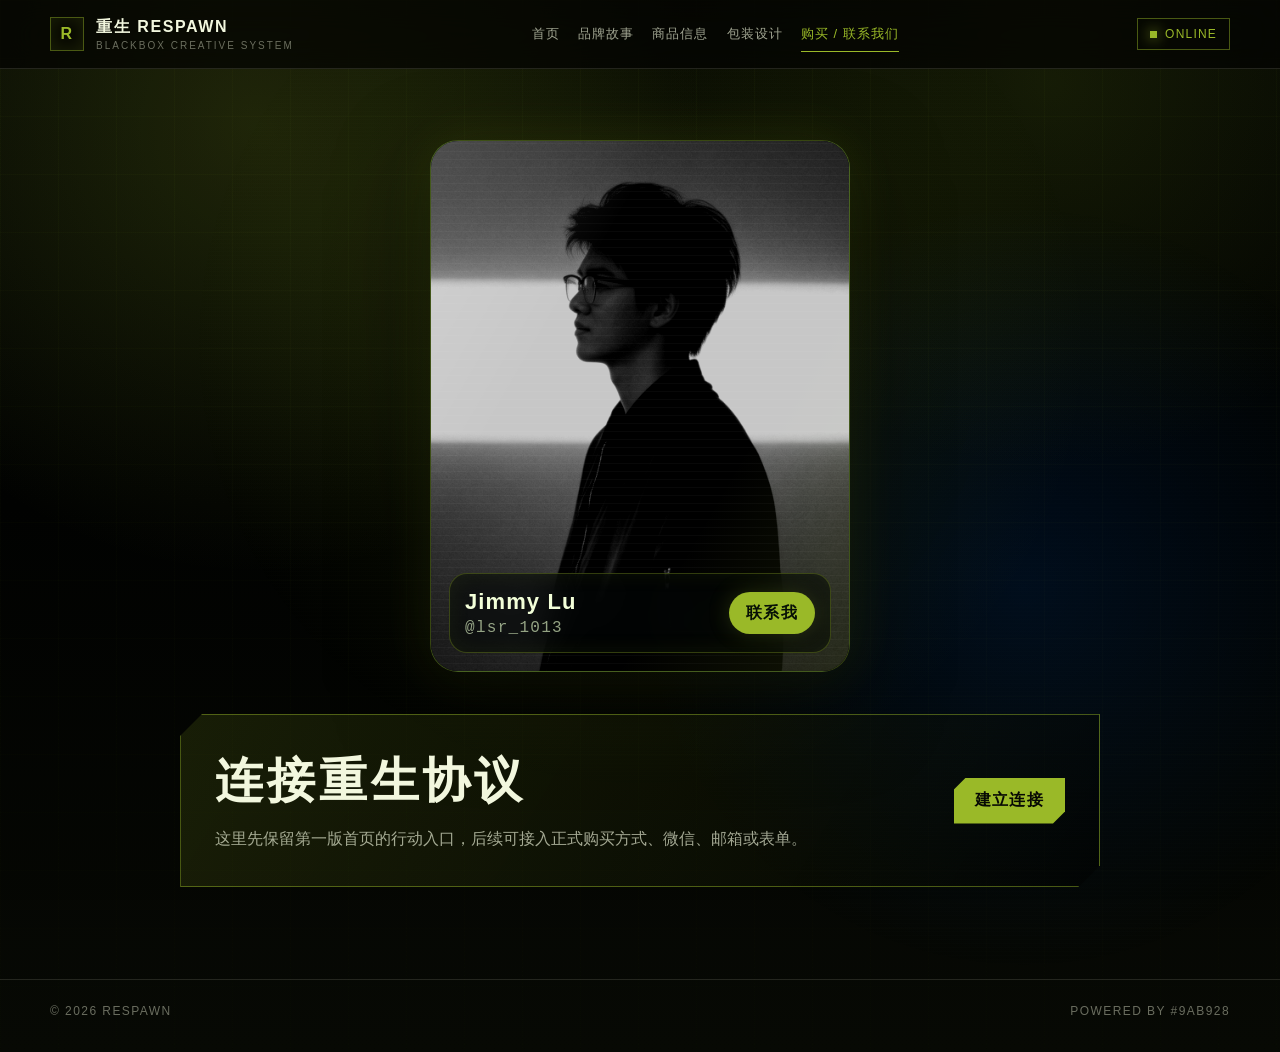
<file: contact.html>
<!DOCTYPE html>
<html lang="zh-Hans">
<head>
<meta charset="UTF-8">
<meta name="viewport" content="width=device-width, initial-scale=1">
<title>购买 / 联系我们 - 重生 RESPAWN</title>
<link rel="stylesheet" href="site.css?v=profile-card-2">
</head>
<body>
<canvas id="matrix" aria-hidden="true"></canvas>
<main class="site">
  <header class="header">
    <div class="nav">
      <a class="brand" href="index.html" aria-label="重生 RESPAWN">
        <span class="brand-mark">R</span>
        <span>重生 RESPAWN<small>BLACKBOX CREATIVE SYSTEM</small></span>
      </a>
      <nav class="links" aria-label="主导航">
        <a href="index.html">首页</a>
        <a href="brand-story.html">品牌故事</a>
        <a href="product-info.html">商品信息</a>
        <a href="packaging.html">包装设计</a>
        <a class="is-current" href="contact.html">购买 / 联系我们</a>
      </nav>
      <div class="status"><i></i> ONLINE</div>
    </div>
  </header>

  <section class="home-section story-section contact-profile-section" aria-label="购买 / 联系我们">
    <div class="home-wrap">
      <div class="profile-contact-layout">
        <article class="profile-card" id="profileCard">
          <div class="profile-card-shell">
            <div class="profile-glow" aria-hidden="true"></div>
            <div class="profile-image">
              <img src="jimmy-lu-profile.png" alt="Jimmy Lu">
            </div>
            <div class="profile-info">
              <div>
                <h2>Jimmy Lu</h2>
                <p>@lsr_1013</p>
              </div>
              <button class="profile-contact-btn" id="profileContactBtn" type="button">联系我</button>
            </div>
          </div>
        </article>

        <div class="contact-panel contact-panel-below">
          <div>
            <h2>连接重生协议</h2>
            <p>这里先保留第一版首页的行动入口，后续可接入正式购买方式、微信、邮箱或表单。</p>
          </div>
          <a class="btn" href="mailto:hello@respawn.local">建立连接</a>
        </div>
      </div>
    </div>
  </section>

  <div class="contact-modal" id="contactModal" aria-hidden="true">
    <div class="contact-modal-card" role="dialog" aria-modal="true" aria-labelledby="contactModalTitle">
      <button class="contact-modal-close" id="contactModalClose" type="button" aria-label="关闭">×</button>
      <p>CONTACT CHANNEL</p>
      <h2 id="contactModalTitle">电话 17721245732</h2>
    </div>
  </div>

  <footer class="footer">
    <div class="wrap">
      <span>© 2026 RESPAWN</span>
      <span>POWERED BY #9AB928</span>
    </div>
  </footer>
</main>
<script src="site.js?v=profile-card-1"></script>
</body>
</html>
</file>
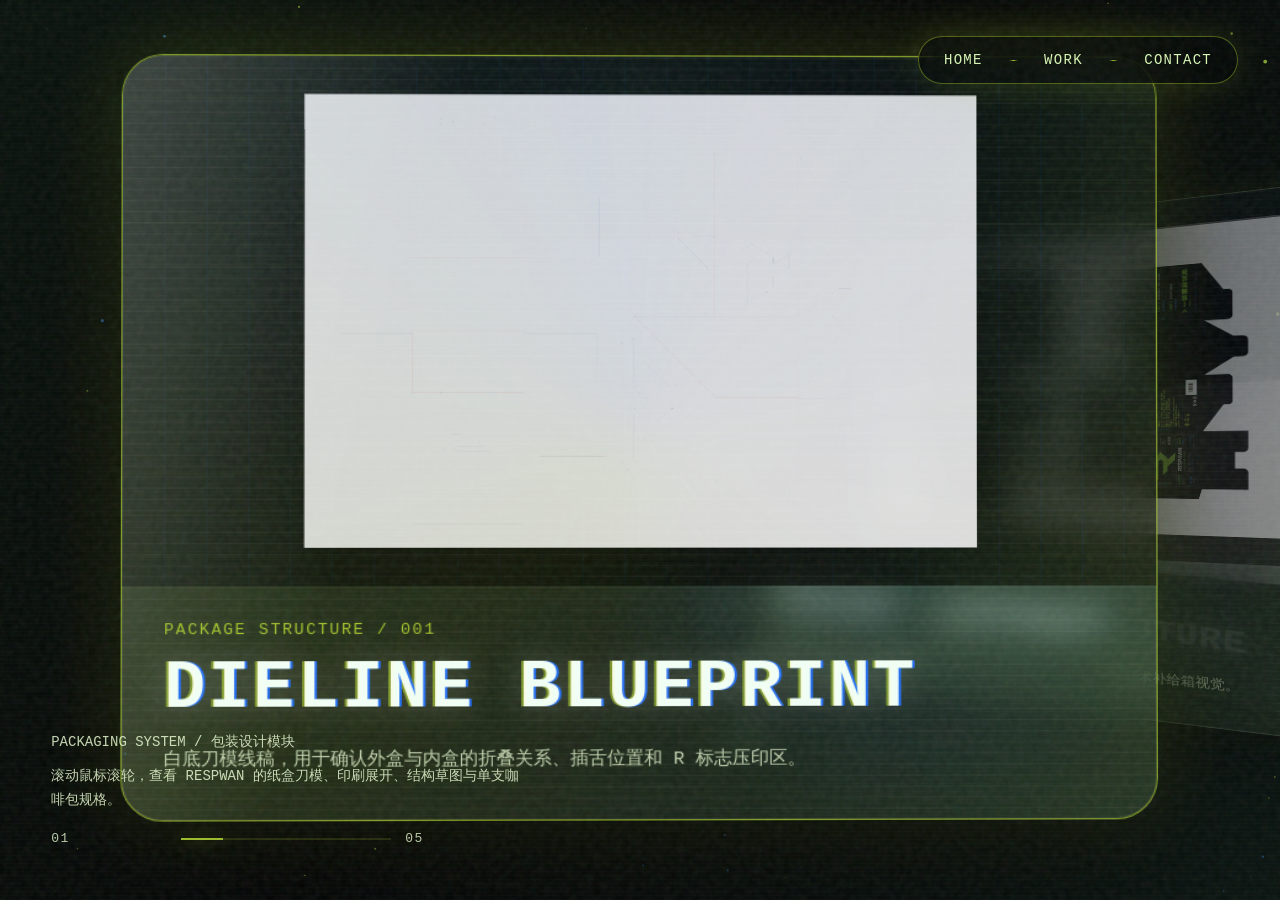
<file: packaging.html>
<!DOCTYPE html>
<html lang="zh-Hans">
<head>
<meta charset="UTF-8">
<meta name="viewport" content="width=device-width, initial-scale=1">
<meta http-equiv="Cache-Control" content="no-store">
<title>包装设计 - 重生 RESPAWN</title>
<style>
  :root {
    --green: #9AB928;
    --blue: #1d6bff;
    --ink: #030604;
    --mx: 0;
    --my: 0;
  }

  * { box-sizing: border-box; }

  html,
  body {
    width: 100%;
    height: 100%;
    margin: 0;
    overflow: hidden;
    background: var(--ink);
    color: #e9ffd2;
    font-family: "Microsoft YaHei", "PingFang SC", Arial, sans-serif;
  }

  body { cursor: crosshair; }

  .scene {
    position: fixed;
    inset: 0;
    perspective: 1300px;
    background:
      radial-gradient(circle at calc(48% + var(--mx) * 18%) calc(42% + var(--my) * 18%), rgba(154,185,40,.16), transparent 30%),
      radial-gradient(circle at 72% 52%, rgba(29,107,255,.16), transparent 34%),
      linear-gradient(125deg, #07100a 0%, #020403 48%, #07110d 100%);
    isolation: isolate;
  }

  .scene::before {
    content: "";
    position: absolute;
    inset: 0;
    background:
      linear-gradient(rgba(154,185,40,.045) 1px, transparent 1px),
      linear-gradient(90deg, rgba(154,185,40,.04) 1px, transparent 1px);
    background-size: 54px 54px;
    opacity: .42;
    transform: translate3d(calc(var(--mx) * -18px), calc(var(--my) * -18px), 0);
    mask-image: radial-gradient(circle at center, black, transparent 76%);
  }

  .scene::after {
    content: "";
    position: absolute;
    inset: 0;
    z-index: 9;
    pointer-events: none;
    background:
      repeating-linear-gradient(0deg, rgba(255,255,255,.04) 0 1px, transparent 1px 4px),
      radial-gradient(circle at center, transparent 42%, rgba(0,0,0,.56) 100%);
    mix-blend-mode: screen;
    opacity: .24;
  }

  #particleField {
    position: absolute;
    inset: 0;
    z-index: 1;
    width: 100%;
    height: 100%;
  }

  .hud-nav {
    position: fixed;
    top: 36px;
    right: 42px;
    z-index: 30;
    display: flex;
    gap: 26px;
    align-items: center;
    min-width: 320px;
    padding: 15px 25px;
    border: 1px solid rgba(154,185,40,.48);
    border-radius: 999px;
    background: rgba(2,6,5,.52);
    box-shadow: 0 0 34px rgba(154,185,40,.2);
    backdrop-filter: blur(18px);
    color: #d7f5b4;
    letter-spacing: .08em;
    font-family: Consolas, "Courier New", monospace;
  }

  .hud-nav a {
    color: inherit;
    text-decoration: none;
    font-size: 14px;
  }

  .hud-nav i {
    height: 1px;
    flex: 1;
    background: linear-gradient(90deg, transparent, var(--green), transparent);
  }

  .deck {
    position: absolute;
    inset: 0;
    z-index: 3;
    transform-style: preserve-3d;
    transform:
      rotateX(calc(var(--my) * -3deg))
      rotateY(calc(var(--mx) * 5deg))
      translate3d(calc(var(--mx) * -14px), calc(var(--my) * -10px), 0);
    transition: transform 120ms ease-out;
  }

  .card {
    position: absolute;
    left: 50%;
    top: 50%;
    width: min(66vw, 940px);
    min-height: min(66vh, 720px);
    overflow: hidden;
    border: 1px solid rgba(216,245,196,.25);
    border-radius: 34px;
    background:
      linear-gradient(135deg, rgba(154,185,40,.12), rgba(29,107,255,.04)),
      rgba(180,210,150,.06);
    box-shadow:
      0 34px 80px rgba(0,0,0,.5),
      inset 0 0 0 1px rgba(255,255,255,.04),
      0 0 44px rgba(154,185,40,.1);
    backdrop-filter: blur(16px) saturate(1.25);
    transform:
      translate(-50%, -50%)
      translate3d(var(--x), var(--y), var(--z))
      scale(var(--scale))
      rotateY(var(--rotate-y))
      rotateX(var(--rotate-x));
    opacity: var(--opacity);
    filter: blur(var(--blur)) brightness(var(--brightness));
    z-index: var(--z-index);
    transform-style: preserve-3d;
    will-change: transform, opacity, filter;
    transition:
      transform 760ms cubic-bezier(.16, .84, .18, 1),
      opacity 520ms ease,
      filter 520ms ease,
      border-color 520ms ease,
      box-shadow 520ms ease;
  }

  .card.is-active {
    border-color: rgba(154,185,40,.78);
    box-shadow:
      0 40px 96px rgba(0,0,0,.62),
      inset 0 0 0 1px rgba(255,255,255,.06),
      0 0 68px rgba(154,185,40,.24);
  }

  .card::before {
    content: "";
    position: absolute;
    inset: 0;
    z-index: 4;
    background:
      linear-gradient(105deg, rgba(255,255,255,.18), transparent 28% 66%, rgba(154,185,40,.12)),
      repeating-linear-gradient(0deg, transparent 0 8px, rgba(255,255,255,.035) 8px 9px);
    mix-blend-mode: screen;
    pointer-events: none;
  }

  .card::after {
    content: "";
    position: absolute;
    inset: -24%;
    z-index: 5;
    opacity: .24;
    background: conic-gradient(from 110deg, transparent, rgba(154,185,40,.32), rgba(29,107,255,.25), transparent);
    filter: blur(22px);
    animation: orbitalGlow 9s linear infinite;
    pointer-events: none;
  }

  .card-media {
    position: relative;
    height: min(48vh, 520px);
    overflow: hidden;
    background:
      radial-gradient(circle at 50% 45%, rgba(154,185,40,.12), transparent 44%),
      linear-gradient(rgba(154,185,40,.045) 1px, transparent 1px),
      linear-gradient(90deg, rgba(0,108,255,.055) 1px, transparent 1px),
      rgba(2,6,4,.72);
    background-size: auto, 34px 34px, 34px 34px, auto;
  }

  .card-media img {
    width: 100%;
    height: 100%;
    display: block;
    object-fit: contain;
    padding: clamp(18px, 2.4vw, 34px);
    opacity: .9;
    filter: contrast(1.08) saturate(1.08) brightness(.9) drop-shadow(0 24px 44px rgba(0,0,0,.5));
  }

  .card-body {
    position: relative;
    z-index: 7;
    padding: 28px 34px 34px;
    font-family: Consolas, "Courier New", monospace;
  }

  .card-body small {
    display: block;
    margin-bottom: 14px;
    color: var(--green);
    letter-spacing: .12em;
  }

  .card-body h2 {
    margin: 0;
    color: rgba(247,255,234,.92);
    font-size: clamp(30px, 4.4vw, 68px);
    line-height: .95;
    letter-spacing: .04em;
    text-transform: uppercase;
    text-shadow:
      2px 0 rgba(29,107,255,.9),
      -2px 0 rgba(154,185,40,.68),
      0 0 28px rgba(255,255,255,.25);
  }

  .card-body p {
    max-width: 720px;
    margin: 18px 0 0;
    color: rgba(234,255,212,.76);
    font-size: 15px;
    line-height: 1.85;
  }

  .copy {
    position: fixed;
    left: clamp(24px, 4vw, 72px);
    bottom: clamp(32px, 6vh, 78px);
    z-index: 32;
    width: min(470px, calc(100vw - 48px));
    color: rgba(237,255,214,.82);
    font-family: Consolas, "Courier New", monospace;
    text-shadow: 0 0 18px rgba(154,185,40,.22);
  }

  .copy p {
    margin: 0 0 11px;
    font-size: 14px;
    line-height: 1.7;
  }

  .progress-readout {
    display: grid;
    grid-template-columns: auto minmax(118px, 210px) auto;
    gap: 14px;
    align-items: center;
    margin-top: 18px;
    color: rgba(235,255,210,.78);
    font-size: 13px;
    letter-spacing: .12em;
  }

  .progress-readout .track {
    height: 2px;
    background: rgba(154,185,40,.18);
  }

  .progress-readout .bar {
    width: calc(var(--progress) * 100%);
    height: 100%;
    background: var(--green);
    box-shadow: 0 0 18px rgba(154,185,40,.7);
    transition: width 420ms ease;
  }

  .spine {
    position: absolute;
    left: 49%;
    top: 5vh;
    z-index: 2;
    width: 140px;
    height: 90vh;
    opacity: .52;
    filter: drop-shadow(0 0 28px rgba(154,185,40,.18));
    transform:
      translateZ(20px)
      rotateZ(-8deg)
      translate3d(calc(var(--mx) * 34px), calc(var(--my) * 18px), 0);
  }

  .spine span {
    position: absolute;
    left: 50%;
    width: 78px;
    height: 28px;
    border: 1px solid rgba(154,185,40,.55);
    border-radius: 50%;
    background:
      radial-gradient(circle at 35% 35%, rgba(255,255,255,.28), transparent 28%),
      linear-gradient(135deg, rgba(154,185,40,.35), rgba(29,107,255,.13));
    box-shadow: inset 0 0 18px rgba(29,107,255,.2);
    transform: translateX(-50%) rotateX(62deg) rotateZ(calc(var(--i) * 13deg));
  }

  .noise {
    position: fixed;
    inset: 0;
    z-index: 40;
    pointer-events: none;
    opacity: .08;
    background-image: url("data:image/svg+xml,%3Csvg viewBox='0 0 160 160' xmlns='http://www.w3.org/2000/svg'%3E%3Cfilter id='n'%3E%3CfeTurbulence type='fractalNoise' baseFrequency='.8' numOctaves='3' stitchTiles='stitch'/%3E%3C/filter%3E%3Crect width='100%25' height='100%25' filter='url(%23n)'/%3E%3C/svg%3E");
    mix-blend-mode: screen;
  }

  @keyframes orbitalGlow {
    to { transform: rotate(1turn); }
  }

  @media (max-width: 780px) {
    .hud-nav {
      left: 18px;
      right: 18px;
      top: 18px;
      min-width: 0;
    }
    .card {
      width: min(88vw, 500px);
      min-height: 0;
      border-radius: 26px;
    }
    .card-media {
      height: 240px;
    }
    .card-body {
      padding: 24px;
    }
    .card-body p,
    .copy p,
    .spine {
      display: none;
    }
  }
</style>
</head>
<body>
<main class="scene packaging-scene" aria-label="RESPAWN 包装设计空间卡片">
  <canvas id="particleField" aria-hidden="true"></canvas>
  <nav class="hud-nav" aria-label="包装设计导航">
    <a href="index.html">HOME</a>
    <i></i>
    <a href="brand-story.html">WORK</a>
    <i></i>
    <a href="contact.html">CONTACT</a>
  </nav>

  <div class="spine" aria-hidden="true">
    <span style="--i:1; top: 4%"></span>
    <span style="--i:2; top: 12%"></span>
    <span style="--i:3; top: 20%"></span>
    <span style="--i:4; top: 28%"></span>
    <span style="--i:5; top: 36%"></span>
    <span style="--i:6; top: 44%"></span>
    <span style="--i:7; top: 52%"></span>
    <span style="--i:8; top: 60%"></span>
    <span style="--i:9; top: 68%"></span>
    <span style="--i:10; top: 76%"></span>
    <span style="--i:11; top: 84%"></span>
  </div>

  <section class="deck" id="cardsDeck" aria-live="polite"></section>

  <aside class="copy">
    <p>PACKAGING SYSTEM / 包装设计模块</p>
    <p>滚动鼠标滚轮，查看 RESPWAN 的纸盒刀模、印刷展开、结构草图与单支咖啡包规格。</p>
    <div class="progress-readout" style="--progress: .2">
      <span id="currentCard">01</span>
      <div class="track"><div class="bar"></div></div>
      <span id="totalCards">05</span>
    </div>
  </aside>
  <div class="noise" aria-hidden="true"></div>
</main>
<script>
  window.respawnCardData = [
    {
      title: "DIELINE BLUEPRINT",
      subtitle: "PACKAGE STRUCTURE / 001",
      text: "白底刀模线稿，用于确认外盒与内盒的折叠关系、插舌位置和 R 标志压印区。",
      image: "packaging-dieline-blank.png"
    },
    {
      title: "PRINT LAYOUT",
      subtitle: "BLACKBOX SKIN / 002",
      text: "完整印刷展开图，哑光黑基底叠加荧光绿、电光蓝 HUD 信息，形成战术补给箱视觉。",
      image: "packaging-dieline-print.png"
    },
    {
      title: "INNER STRUCTURE",
      subtitle: "PAPER INJECTOR CASE / 003",
      text: "内托与注入器结构草图，保留开合、抽拉、补给动作的机械感。",
      image: "packaging-structure-blank.png"
    },
    {
      title: "LOGO SHELL",
      subtitle: "RESPAWN SURFACE / 004",
      text: "外壳主视觉测试，使用高对比黑绿识别，让包装像游戏里的可拾取装备。",
      image: "packaging-logo-sleeve.png"
    },
    {
      title: "SACHET SPEC",
      subtitle: "CAFFEINE SUPPLY UNIT / 005",
      text: "单支咖啡包尺寸与版面规格，55 mm × 180 mm，对应 DOSE 01 / 06 的补给编号系统。",
      image: "packaging-sachet-spec.png"
    }
  ];
</script>
<script src="main.js?v=packaging-1"></script>
</body>
</html>
</file>
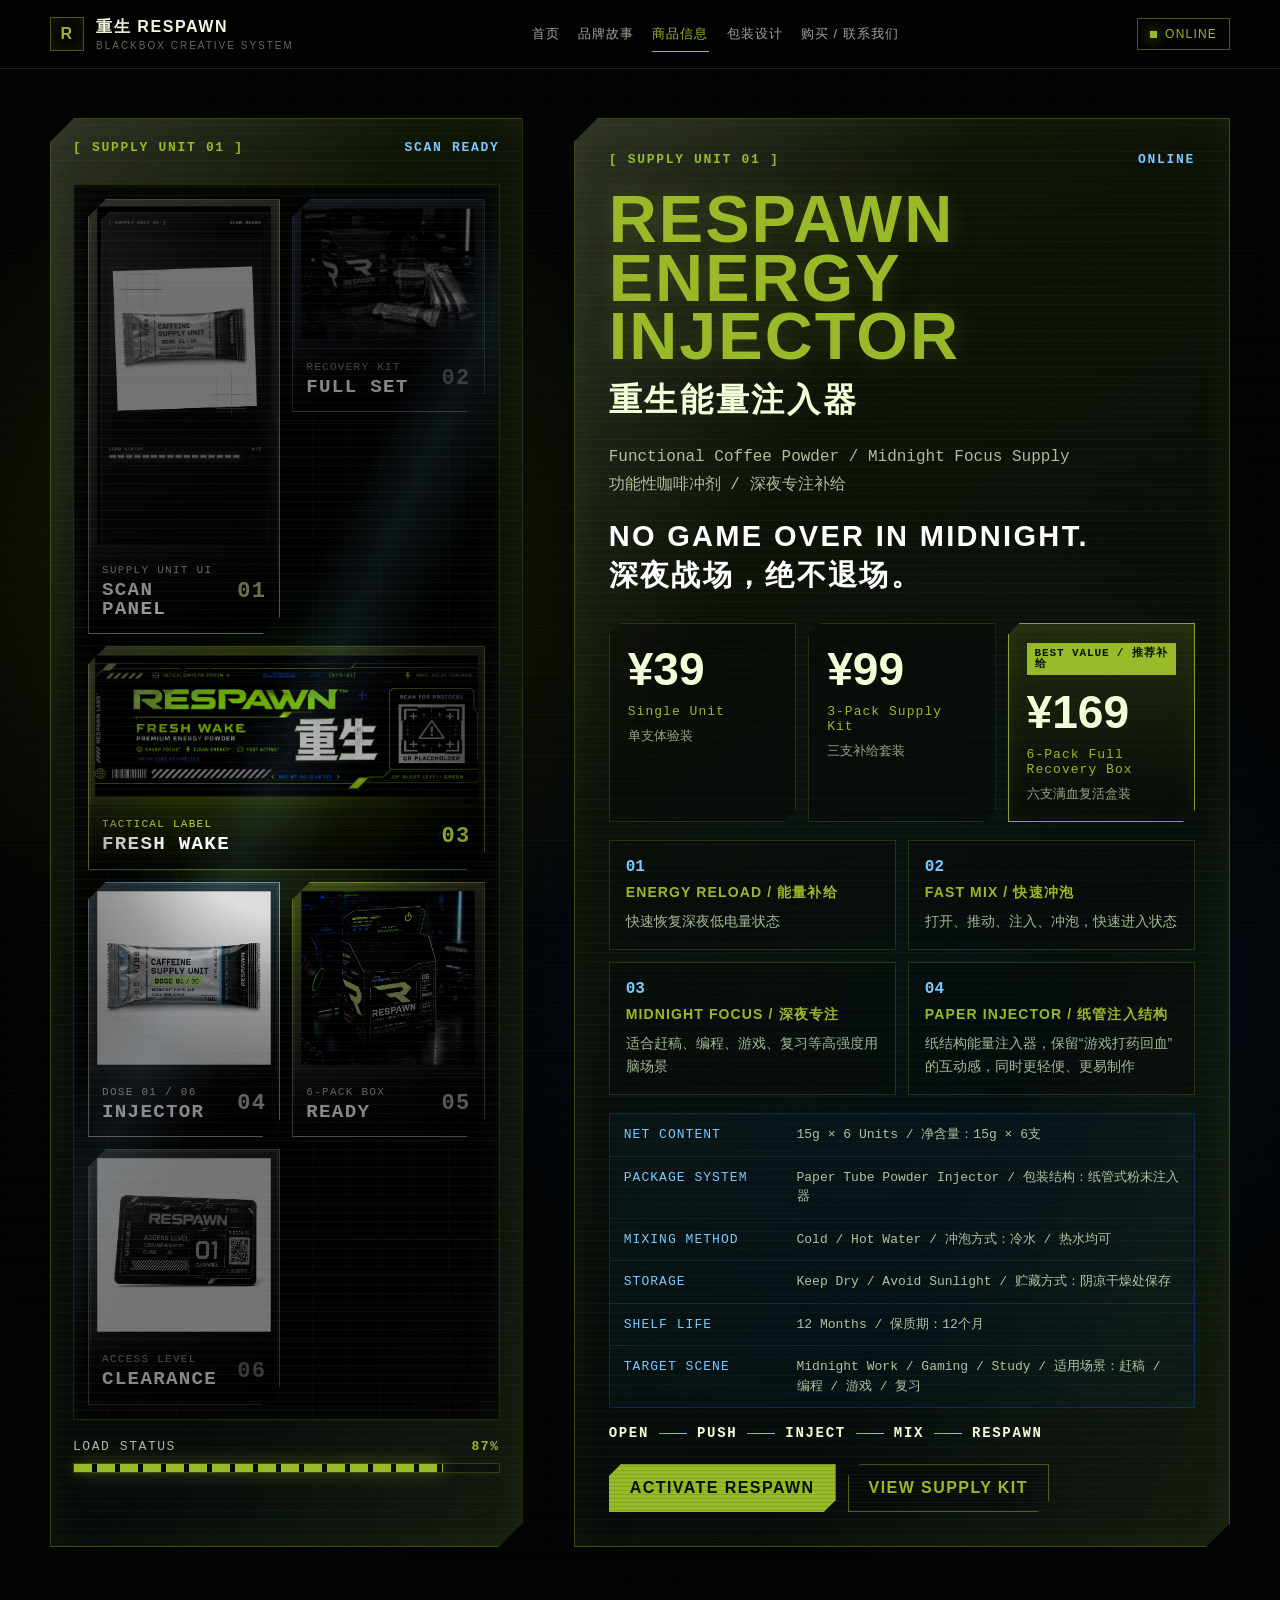
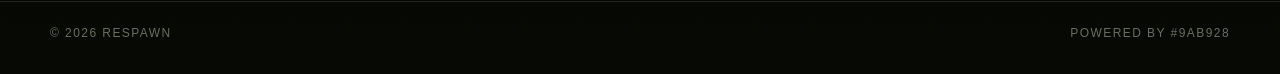
<file: product-info.html>
<!DOCTYPE html>
<html lang="zh-Hans">
<head>
<meta charset="UTF-8">
<meta name="viewport" content="width=device-width, initial-scale=1">
<meta http-equiv="Cache-Control" content="no-store">
<title>商品信息 - 重生 RESPAWN</title>
<link rel="stylesheet" href="site.css?v=chroma-grid-1">
</head>
<body>
<canvas id="matrix" aria-hidden="true"></canvas>
<main class="site">
  <header class="header">
    <div class="nav">
      <a class="brand" href="index.html" aria-label="重生 RESPAWN">
        <span class="brand-mark">R</span>
        <span>重生 RESPAWN<small>BLACKBOX CREATIVE SYSTEM</small></span>
      </a>
      <nav class="links" aria-label="主导航">
        <a href="index.html">首页</a>
        <a href="brand-story.html">品牌故事</a>
        <a class="is-current" href="product-info.html">商品信息</a>
        <a href="packaging.html">包装设计</a>
        <a href="contact.html">购买 / 联系我们</a>
      </nav>
      <div class="status"><i></i> ONLINE</div>
    </div>
  </header>

  <section class="product-info-section" id="product-info" aria-label="商品信息">
    <div class="product-info-wrap">
      <div class="supply-visual-panel chroma-supply-panel">
        <div class="supply-visual-header">
          <span>[ SUPPLY UNIT 01 ]</span>
          <i>SCAN READY</i>
        </div>
        <div class="chroma-grid" id="productChromaGrid" aria-label="RESPAWN 产品图集">
          <article class="chroma-card is-tall" style="--card-border:#9AB928; --card-gradient:linear-gradient(145deg, rgba(154,185,40,.34), rgba(0,0,0,.92));">
            <div class="chroma-card-image">
              <img src="chroma-panel.png" alt="RESPAWN 补给单元扫描面板">
            </div>
            <footer>
              <span>SUPPLY UNIT UI</span>
              <strong>SCAN PANEL</strong>
              <i>01</i>
            </footer>
          </article>
          <article class="chroma-card" style="--card-border:#006CFF; --card-gradient:linear-gradient(145deg, rgba(0,108,255,.28), rgba(0,0,0,.9));">
            <div class="chroma-card-image">
              <img src="chroma-scene.png" alt="RESPAWN 产品套装场景">
            </div>
            <footer>
              <span>RECOVERY KIT</span>
              <strong>FULL SET</strong>
              <i>02</i>
            </footer>
          </article>
          <article class="chroma-card is-wide" style="--card-border:#A8D800; --card-gradient:linear-gradient(145deg, rgba(168,216,0,.3), rgba(0,0,0,.9));">
            <div class="chroma-card-image">
              <img src="chroma-label.png" alt="RESPAWN 品牌包装标签">
            </div>
            <footer>
              <span>TACTICAL LABEL</span>
              <strong>FRESH WAKE</strong>
              <i>03</i>
            </footer>
          </article>
          <article class="chroma-card" style="--card-border:#7bc9ff; --card-gradient:linear-gradient(145deg, rgba(123,201,255,.24), rgba(0,0,0,.9));">
            <div class="chroma-card-image">
              <img src="chroma-sachet.png" alt="RESPAWN 咖啡冲剂单支包装">
            </div>
            <footer>
              <span>DOSE 01 / 06</span>
              <strong>INJECTOR</strong>
              <i>04</i>
            </footer>
          </article>
          <article class="chroma-card" style="--card-border:#9AB928; --card-gradient:linear-gradient(145deg, rgba(154,185,40,.3), rgba(0,0,0,.92));">
            <div class="chroma-card-image">
              <img src="chroma-box.png" alt="RESPAWN 六支装盒装">
            </div>
            <footer>
              <span>6-PACK BOX</span>
              <strong>READY</strong>
              <i>05</i>
            </footer>
          </article>
          <article class="chroma-card" style="--card-border:#6F6F6F; --card-gradient:linear-gradient(145deg, rgba(111,111,111,.34), rgba(0,0,0,.92));">
            <div class="chroma-card-image">
              <img src="chroma-access.png" alt="RESPAWN 准入卡视觉">
            </div>
            <footer>
              <span>ACCESS LEVEL</span>
              <strong>CLEARANCE</strong>
              <i>06</i>
            </footer>
          </article>
          <span class="chroma-grid-spotlight" aria-hidden="true"></span>
          <span class="chroma-grid-fade" aria-hidden="true"></span>
        </div>
        <div class="supply-telemetry">
          <span>LOAD STATUS</span>
          <strong>87%</strong>
          <div><i></i></div>
        </div>
      </div>

      <article class="supply-detail-panel">
        <div class="panel-topline">
          <span>[ SUPPLY UNIT 01 ]</span>
          <b>ONLINE</b>
        </div>

        <header class="supply-title">
          <h1>RESPAWN ENERGY INJECTOR</h1>
          <h2>重生能量注入器</h2>
          <p>Functional Coffee Powder / Midnight Focus Supply<br>功能性咖啡冲剂 / 深夜专注补给</p>
          <strong>NO GAME OVER IN MIDNIGHT.<br>深夜战场，绝不退场。</strong>
        </header>

        <section class="price-grid" aria-label="价格区">
          <article class="price-card">
            <span>¥39</span>
            <p>Single Unit</p>
            <small>单支体验装</small>
          </article>
          <article class="price-card">
            <span>¥99</span>
            <p>3-Pack Supply Kit</p>
            <small>三支补给套装</small>
          </article>
          <article class="price-card is-best">
            <em>BEST VALUE / 推荐补给</em>
            <span>¥169</span>
            <p>6-Pack Full Recovery Box</p>
            <small>六支满血复活盒装</small>
          </article>
        </section>

        <section class="supply-grid" aria-label="核心卖点">
          <article>
            <b>01</b>
            <h3>ENERGY RELOAD / 能量补给</h3>
            <p>快速恢复深夜低电量状态</p>
          </article>
          <article>
            <b>02</b>
            <h3>FAST MIX / 快速冲泡</h3>
            <p>打开、推动、注入、冲泡，快速进入状态</p>
          </article>
          <article>
            <b>03</b>
            <h3>MIDNIGHT FOCUS / 深夜专注</h3>
            <p>适合赶稿、编程、游戏、复习等高强度用脑场景</p>
          </article>
          <article>
            <b>04</b>
            <h3>PAPER INJECTOR / 纸管注入结构</h3>
            <p>纸结构能量注入器，保留“游戏打药回血”的互动感，同时更轻便、更易制作</p>
          </article>
        </section>

        <section class="spec-list" aria-label="产品参数">
          <dl>
            <dt>NET CONTENT</dt><dd>15g × 6 Units / 净含量：15g × 6支</dd>
            <dt>PACKAGE SYSTEM</dt><dd>Paper Tube Powder Injector / 包装结构：纸管式粉末注入器</dd>
            <dt>MIXING METHOD</dt><dd>Cold / Hot Water / 冲泡方式：冷水 / 热水均可</dd>
            <dt>STORAGE</dt><dd>Keep Dry / Avoid Sunlight / 贮藏方式：阴凉干燥处保存</dd>
            <dt>SHELF LIFE</dt><dd>12 Months / 保质期：12个月</dd>
            <dt>TARGET SCENE</dt><dd>Midnight Work / Gaming / Study / 适用场景：赶稿 / 编程 / 游戏 / 复习</dd>
          </dl>
        </section>

        <div class="use-flow" aria-label="使用流程">
          <span>OPEN</span><i></i><span>PUSH</span><i></i><span>INJECT</span><i></i><span>MIX</span><i></i><span>RESPAWN</span>
        </div>

        <div class="supply-actions">
          <a class="cyber-btn primary" href="contact.html">ACTIVATE RESPAWN</a>
          <a class="cyber-btn" href="packaging.html">VIEW SUPPLY KIT</a>
        </div>
      </article>
    </div>
  </section>

  <footer class="footer">
    <div class="wrap">
      <span>© 2026 RESPAWN</span>
      <span>POWERED BY #9AB928</span>
    </div>
  </footer>
</main>
<script src="site.js?v=chroma-grid-1"></script>
</body>
</html>
</file>
<file: site.css>
:root {
  --green: #9AB928;
  --green-soft: rgba(154, 185, 40, .18);
  --green-line: rgba(154, 185, 40, .46);
  --black: #030402;
  --panel: rgba(9, 12, 7, .74);
  --text: #f2f7de;
  --muted: rgba(242, 247, 222, .66);
  --dim: rgba(242, 247, 222, .42);
  --line: rgba(242, 247, 222, .12);
  --max: 1180px;
}

* { box-sizing: border-box; }

html { scroll-behavior: smooth; }

body {
  margin: 0;
  min-height: 100vh;
  background:
    radial-gradient(circle at 20% 12%, rgba(154,185,40,.18), transparent 28rem),
    radial-gradient(circle at 82% 8%, rgba(108,136,22,.16), transparent 24rem),
    linear-gradient(180deg, #070904 0%, #020302 48%, #070904 100%);
  color: var(--text);
  font-family: "Microsoft YaHei", "PingFang SC", "Segoe UI", Arial, sans-serif;
  overflow-x: hidden;
}

body.has-boot:not(.entered) { overflow: hidden; }

a { color: inherit; text-decoration: none; }
button { font: inherit; color: inherit; }

.boot-screen {
  position: fixed;
  inset: 0;
  z-index: 100;
  display: grid;
  place-items: center;
  overflow: hidden;
  background: #020302;
  cursor: pointer;
  transition: opacity .8s ease, transform .8s ease, visibility .8s;
}

body.entered .boot-screen {
  opacity: 0;
  transform: scale(1.04);
  visibility: hidden;
  pointer-events: none;
}

.boot-screen::before {
  content: "";
  position: absolute;
  inset: 0;
  background:
    linear-gradient(rgba(154,185,40,.05) 1px, transparent 1px),
    linear-gradient(90deg, rgba(154,185,40,.04) 1px, transparent 1px);
  background-size: 32px 32px;
  mix-blend-mode: screen;
  opacity: .58;
}

.boot-screen::after {
  content: "";
  position: absolute;
  inset: -30%;
  background: linear-gradient(120deg, transparent 44%, rgba(154,185,40,.22) 50%, transparent 56%);
  transform: translateX(-60%);
  animation: sweep 3.2s linear infinite;
}

.boot-panel {
  position: relative;
  z-index: 2;
  display: flex;
  flex-direction: column;
  align-items: center;
  justify-content: center;
  gap: 22px;
  width: min(1100px, calc(100vw - 40px));
  padding: 20px;
  text-align: center;
}

.glitch-text {
  position: relative;
  display: inline-block;
  max-width: 100%;
  color: var(--green);
  font-size: clamp(3rem, 9vw, 8rem);
  font-weight: 900;
  line-height: .9;
  letter-spacing: .04em;
  text-align: center;
  white-space: nowrap;
  text-transform: uppercase;
  user-select: none;
  text-shadow: 0 0 22px rgba(154, 185, 40, .36);
}

.glitch-text::before,
.glitch-text::after {
  content: attr(data-text);
  position: absolute;
  top: 0;
  right: 0;
  width: 100%;
  text-align: center;
  overflow: hidden;
  color: var(--green);
  background: #020302;
  clip-path: inset(0 0 0 0);
}

.glitch-text::before {
  left: -8px;
  text-shadow: 5px 0 rgba(126, 255, 211, .82);
  animation: animate-glitch 2s infinite linear alternate-reverse;
}

.glitch-text::after {
  left: 8px;
  text-shadow: -5px 0 rgba(255, 76, 76, .74);
  animation: animate-glitch 3s infinite linear alternate-reverse;
}

.boot-power {
  display: grid;
  place-items: center;
  width: 82px;
  height: 82px;
  border: 1px solid var(--green-line);
  border-radius: 50%;
  background: rgba(0,0,0,.42);
  box-shadow: 0 0 34px rgba(154,185,40,.36), inset 0 0 24px rgba(154,185,40,.14);
  color: var(--green);
  font-size: 42px;
  line-height: 1;
  transition: transform .24s ease, box-shadow .24s ease, background .24s ease;
}

.boot-screen:hover .boot-power,
.boot-screen:focus-within .boot-power {
  transform: scale(1.08);
  background: rgba(154,185,40,.12);
  box-shadow: 0 0 54px rgba(154,185,40,.55), inset 0 0 24px rgba(154,185,40,.2);
}

.boot-text {
  display: inline-flex;
  align-items: center;
  gap: 10px;
  border: 1px solid var(--green-line);
  background: rgba(0,0,0,.48);
  padding: 10px 16px;
  color: var(--green);
  letter-spacing: .18em;
  text-transform: uppercase;
  font-size: 12px;
  box-shadow: 0 0 26px rgba(154,185,40,.18);
  opacity: .54;
  cursor: not-allowed;
  transition: opacity .25s ease, box-shadow .25s ease, background .25s ease;
}

.boot-text span {
  width: 7px;
  height: 7px;
  background: var(--green);
  box-shadow: 0 0 18px var(--green);
}

.boot-screen.is-ready .boot-text {
  opacity: 1;
  cursor: pointer;
  background: rgba(154,185,40,.08);
  box-shadow: 0 0 32px rgba(154,185,40,.26);
}

.boot-progress {
  width: min(560px, 82vw);
  height: 16px;
  padding: 3px;
  border: 1px solid var(--green-line);
  background:
    linear-gradient(90deg, rgba(154,185,40,.08) 1px, transparent 1px) 0 0 / 18px 100%,
    rgba(0,0,0,.48);
  box-shadow: inset 0 0 18px rgba(154,185,40,.12), 0 0 24px rgba(154,185,40,.12);
  clip-path: polygon(8px 0, 100% 0, 100% calc(100% - 8px), calc(100% - 8px) 100%, 0 100%, 0 8px);
}

.boot-progress-fill {
  width: 40%;
  height: 100%;
  background: linear-gradient(90deg, rgba(154,185,40,.62), var(--green), #d4f75a);
  box-shadow: 0 0 18px rgba(154,185,40,.55);
  animation: boot-load 2s cubic-bezier(.22, .9, .24, 1) forwards;
}

.site {
  min-height: 100vh;
  opacity: 1;
  transform: translateY(0);
}

body.has-boot .site {
  opacity: 0;
  transform: translateY(24px);
  transition: opacity .8s ease .25s, transform .8s ease .25s;
}

body.has-boot.entered .site {
  opacity: 1;
  transform: translateY(0);
}

.site::before {
  content: "";
  position: fixed;
  inset: 0;
  z-index: -2;
  background:
    linear-gradient(rgba(154,185,40,.035) 1px, transparent 1px),
    linear-gradient(90deg, rgba(154,185,40,.035) 1px, transparent 1px);
  background-size: 58px 58px;
  mask-image: linear-gradient(to bottom, rgba(0,0,0,.95), rgba(0,0,0,.24));
}

.site::after {
  content: "";
  position: fixed;
  inset: 0;
  z-index: -1;
  pointer-events: none;
  background: repeating-linear-gradient(0deg, rgba(255,255,255,.025) 0, rgba(255,255,255,.025) 1px, transparent 1px, transparent 4px);
  opacity: .24;
}

.header {
  position: fixed;
  top: 0;
  left: 0;
  right: 0;
  z-index: 20;
  border-bottom: 1px solid var(--line);
  background: rgba(3,4,2,.72);
  backdrop-filter: blur(18px);
}

.nav {
  width: min(var(--max), calc(100vw - 32px));
  height: 68px;
  margin: 0 auto;
  display: flex;
  align-items: center;
  justify-content: space-between;
  gap: 20px;
}

.brand {
  display: flex;
  align-items: center;
  gap: 12px;
  min-width: 0;
  letter-spacing: .1em;
  font-weight: 800;
}

.brand-mark {
  width: 34px;
  height: 34px;
  display: grid;
  place-items: center;
  border: 1px solid var(--green-line);
  color: var(--green);
  box-shadow: inset 0 0 18px rgba(154,185,40,.14);
}

.brand small {
  display: block;
  margin-top: 2px;
  color: var(--dim);
  font-size: 10px;
  letter-spacing: .2em;
  font-weight: 500;
}

.links {
  display: flex;
  align-items: center;
  justify-content: flex-end;
  gap: 18px;
  color: var(--muted);
  font-size: 13px;
  letter-spacing: .08em;
  white-space: nowrap;
}

.links a {
  padding: 8px 0;
  border-bottom: 1px solid transparent;
}

.links a:hover,
.links a.is-current {
  color: var(--green);
  border-bottom-color: var(--green);
}

.status {
  display: inline-flex;
  align-items: center;
  gap: 8px;
  padding: 8px 12px;
  border: 1px solid var(--green-line);
  color: var(--green);
  font-size: 12px;
  letter-spacing: .1em;
}

.status i {
  width: 7px;
  height: 7px;
  background: var(--green);
  box-shadow: 0 0 14px var(--green);
}

.page-shell {
  min-height: calc(100vh - 104px);
  padding: 104px 0 36px;
  display: grid;
}

.page-stage {
  width: min(var(--max), calc(100vw - 32px));
  min-height: calc(100vh - 172px);
  margin: 0 auto;
  border: 1px solid var(--green-line);
  background:
    linear-gradient(120deg, rgba(154,185,40,.08), rgba(0,0,0,.22)),
    rgba(3,4,2,.38);
  box-shadow: 0 18px 70px rgba(0,0,0,.34), inset 0 0 32px rgba(154,185,40,.06);
  clip-path: polygon(22px 0, 100% 0, 100% calc(100% - 22px), calc(100% - 22px) 100%, 0 100%, 0 22px);
}

.product-info-section {
  position: relative;
  min-height: calc(100vh - 80px);
  padding: 118px 0 54px;
  overflow: hidden;
  background:
    radial-gradient(circle at 22% 35%, rgba(154,185,40,.15), transparent 28rem),
    radial-gradient(circle at 72% 62%, rgba(0,108,255,.13), transparent 30rem),
    #020302;
}

.product-info-section::before {
  content: "";
  position: absolute;
  inset: 0;
  z-index: 0;
  background:
    linear-gradient(rgba(154,185,40,.04) 1px, transparent 1px),
    linear-gradient(90deg, rgba(154,185,40,.034) 1px, transparent 1px);
  background-size: 42px 42px;
  mask-image: radial-gradient(circle at 50% 48%, black, transparent 82%);
  pointer-events: none;
}

.product-info-section::after {
  content: "";
  position: absolute;
  inset: 0;
  z-index: 0;
  background: repeating-linear-gradient(0deg, rgba(255,255,255,.028) 0, rgba(255,255,255,.028) 1px, transparent 1px, transparent 5px);
  opacity: .38;
  pointer-events: none;
}

.product-info-wrap {
  position: relative;
  z-index: 1;
  width: min(var(--max), calc(100vw - 32px));
  margin: 0 auto;
  display: grid;
  grid-template-columns: minmax(320px, .9fr) minmax(0, 1.25fr);
  gap: clamp(22px, 4vw, 54px);
  align-items: stretch;
}

.supply-visual-panel,
.supply-detail-panel {
  position: relative;
  border: 1px solid rgba(154,185,40,.36);
  background:
    linear-gradient(145deg, rgba(154,185,40,.09), rgba(0,108,255,.035)),
    rgba(3,7,4,.72);
  clip-path: polygon(24px 0, 100% 0, 100% calc(100% - 24px), calc(100% - 24px) 100%, 0 100%, 0 24px);
  box-shadow: 0 28px 90px rgba(0,0,0,.46), inset 0 0 38px rgba(154,185,40,.07);
}

.supply-visual-panel {
  min-height: 720px;
  padding: 22px;
  overflow: hidden;
}

.supply-visual-panel::before,
.supply-detail-panel::before {
  content: "";
  position: absolute;
  inset: 0;
  background:
    linear-gradient(120deg, rgba(255,255,255,.12), transparent 28% 68%, rgba(154,185,40,.11)),
    repeating-linear-gradient(0deg, transparent 0 8px, rgba(255,255,255,.026) 8px 9px);
  mix-blend-mode: screen;
  pointer-events: none;
}

.supply-visual-header,
.panel-topline {
  position: relative;
  z-index: 2;
  display: flex;
  justify-content: space-between;
  gap: 18px;
  color: var(--green);
  font: 700 13px/1 Consolas, "Courier New", monospace;
  letter-spacing: .13em;
}

.supply-visual-header i,
.panel-topline b {
  color: #7bc9ff;
  font-style: normal;
}

.supply-product-stage {
  position: relative;
  z-index: 1;
  height: 560px;
  margin-top: 38px;
  display: grid;
  place-items: center;
  border: 1px solid rgba(154,185,40,.16);
  background:
    radial-gradient(circle at 50% 55%, rgba(154,185,40,.24), transparent 34%),
    linear-gradient(rgba(154,185,40,.05) 1px, transparent 1px),
    linear-gradient(90deg, rgba(0,108,255,.07) 1px, transparent 1px);
  background-size: auto, 36px 36px, 36px 36px;
  overflow: hidden;
}

.supply-product-stage img {
  width: min(92%, 540px);
  max-height: 72%;
  object-fit: contain;
  filter: drop-shadow(0 28px 42px rgba(0,0,0,.64)) saturate(1.05) contrast(1.04);
  transform: rotate(-2deg);
}

.scan-beam {
  position: absolute;
  inset: 0;
  background: linear-gradient(180deg, transparent, rgba(154,185,40,.18), transparent);
  transform: translateY(-70%);
  animation: product-scan 3.8s ease-in-out infinite;
}

.target-mark {
  position: absolute;
  width: 82px;
  height: 82px;
  border: 1px solid rgba(154,185,40,.52);
  box-shadow: 0 0 24px rgba(154,185,40,.14);
}

.target-mark::before,
.target-mark::after {
  content: "";
  position: absolute;
  background: var(--green);
}

.target-mark::before {
  left: 50%;
  top: -18px;
  width: 1px;
  height: 116px;
}

.target-mark::after {
  left: -18px;
  top: 50%;
  width: 116px;
  height: 1px;
}

.mark-a { left: 12%; top: 18%; }
.mark-b { right: 10%; bottom: 15%; }

.chroma-supply-panel {
  min-height: 820px;
}

.chroma-grid {
  --x: 50%;
  --y: 50%;
  --r: 270px;
  position: relative;
  z-index: 1;
  min-height: 640px;
  margin-top: 30px;
  padding: 14px;
  display: grid;
  grid-template-columns: repeat(2, minmax(0, 1fr));
  grid-auto-rows: minmax(178px, auto);
  gap: 12px;
  overflow: hidden;
  border: 1px solid rgba(154,185,40,.18);
  background:
    radial-gradient(circle at var(--x) var(--y), rgba(154,185,40,.2), transparent 28%),
    linear-gradient(rgba(154,185,40,.045) 1px, transparent 1px),
    linear-gradient(90deg, rgba(0,108,255,.055) 1px, transparent 1px),
    rgba(1,6,3,.72);
  background-size: auto, 34px 34px, 34px 34px, auto;
  box-shadow: inset 0 0 42px rgba(154,185,40,.08);
}

.chroma-grid::before {
  content: "";
  position: absolute;
  inset: 0;
  z-index: 7;
  pointer-events: none;
  background:
    repeating-linear-gradient(0deg, transparent 0 8px, rgba(255,255,255,.035) 8px 9px),
    linear-gradient(115deg, transparent 0 42%, rgba(123,201,255,.08) 48%, transparent 56% 100%);
  mix-blend-mode: screen;
}

.chroma-card {
  --mouse-x: 50%;
  --mouse-y: 50%;
  position: relative;
  min-height: 178px;
  display: flex;
  flex-direction: column;
  overflow: hidden;
  border: 1px solid color-mix(in srgb, var(--card-border) 72%, transparent);
  background: var(--card-gradient);
  clip-path: polygon(18px 0, 100% 0, 100% calc(100% - 18px), calc(100% - 18px) 100%, 0 100%, 0 18px);
  box-shadow: 0 18px 32px rgba(0,0,0,.42), inset 0 0 24px rgba(255,255,255,.045);
  transition: transform .32s ease, opacity .32s ease, filter .32s ease, border-color .32s ease, box-shadow .32s ease;
}

.chroma-card::before {
  content: "";
  position: absolute;
  inset: 0;
  z-index: 3;
  pointer-events: none;
  opacity: 0;
  background: radial-gradient(circle 190px at var(--mouse-x) var(--mouse-y), color-mix(in srgb, var(--card-border) 42%, transparent), transparent 62%);
  mix-blend-mode: screen;
  transition: opacity .25s ease;
}

.chroma-card::after {
  content: "";
  position: absolute;
  inset: 1px;
  z-index: 2;
  pointer-events: none;
  border: 1px solid rgba(255,255,255,.08);
  clip-path: inherit;
}

.chroma-card:hover {
  transform: translateY(-5px) scale(1.015);
  border-color: var(--card-border);
  box-shadow: 0 24px 46px rgba(0,0,0,.5), 0 0 28px color-mix(in srgb, var(--card-border) 35%, transparent);
}

.chroma-card:hover::before {
  opacity: 1;
}

.chroma-card.is-tall {
  grid-row: span 2;
}

.chroma-card.is-wide {
  grid-column: span 2;
}

.chroma-card-image {
  position: relative;
  flex: 1;
  min-height: 122px;
  padding: 10px;
  overflow: hidden;
}

.chroma-card-image img {
  width: 100%;
  height: 100%;
  min-height: 122px;
  display: block;
  object-fit: cover;
  filter: saturate(1.08) contrast(1.04) brightness(.86);
  transform: scale(1.02);
  transition: transform .42s ease, filter .42s ease;
}

.chroma-card.is-tall .chroma-card-image img {
  object-position: center top;
}

.chroma-card.is-wide .chroma-card-image {
  min-height: 158px;
}

.chroma-card.is-wide .chroma-card-image img {
  object-fit: cover;
}

.chroma-card:hover .chroma-card-image img {
  filter: saturate(1.16) contrast(1.08) brightness(1);
  transform: scale(1.07);
}

.chroma-card footer {
  position: relative;
  z-index: 4;
  display: grid;
  grid-template-columns: 1fr auto;
  gap: 5px 10px;
  padding: 12px 13px 14px;
  color: rgba(235,255,210,.78);
  background: linear-gradient(180deg, rgba(2,5,3,.2), rgba(2,5,3,.88));
  border-top: 1px solid rgba(255,255,255,.08);
  font-family: Consolas, "Courier New", monospace;
  letter-spacing: .08em;
}

.chroma-card footer span {
  font-size: 11px;
  color: color-mix(in srgb, var(--card-border) 80%, #fff);
}

.chroma-card footer strong {
  color: #fff;
  font-size: clamp(15px, 1.5vw, 21px);
  line-height: 1;
}

.chroma-card footer i {
  grid-row: 1 / 3;
  grid-column: 2;
  align-self: center;
  color: var(--card-border);
  font-style: normal;
  font-weight: 900;
  font-size: 22px;
}

.chroma-grid-spotlight,
.chroma-grid-fade {
  position: absolute;
  inset: 0;
  z-index: 6;
  pointer-events: none;
  transition: opacity .28s ease;
}

.chroma-grid-spotlight {
  background: radial-gradient(circle var(--r) at var(--x) var(--y), rgba(154,185,40,.2), rgba(0,108,255,.09) 35%, transparent 64%);
  mix-blend-mode: screen;
  opacity: 0;
}

.chroma-grid-fade {
  backdrop-filter: grayscale(1) brightness(.56);
  background: rgba(0,0,0,.06);
  mask-image: radial-gradient(circle var(--r) at var(--x) var(--y), transparent 0, transparent 42%, rgba(0,0,0,.62) 70%, #000 100%);
  -webkit-mask-image: radial-gradient(circle var(--r) at var(--x) var(--y), transparent 0, transparent 42%, rgba(0,0,0,.62) 70%, #000 100%);
}

.chroma-grid.is-active .chroma-grid-spotlight {
  opacity: 1;
}

.chroma-grid.is-active .chroma-grid-fade {
  opacity: .72;
}

.chroma-telemetry {
  margin-top: 18px;
}

.supply-telemetry {
  position: relative;
  z-index: 2;
  margin-top: 20px;
  display: grid;
  grid-template-columns: 1fr auto;
  gap: 10px 16px;
  color: rgba(235,255,210,.72);
  font: 13px/1 Consolas, "Courier New", monospace;
  letter-spacing: .12em;
}

.supply-telemetry strong {
  color: var(--green);
}

.supply-telemetry div {
  grid-column: 1 / -1;
  height: 10px;
  border: 1px solid rgba(154,185,40,.28);
  background: rgba(0,0,0,.32);
}

.supply-telemetry i {
  display: block;
  width: 87%;
  height: 100%;
  background: repeating-linear-gradient(90deg, var(--green) 0 18px, transparent 18px 23px);
  box-shadow: 0 0 18px rgba(154,185,40,.48);
}

.supply-detail-panel {
  padding: clamp(22px, 3vw, 34px);
}

.supply-title {
  position: relative;
  z-index: 1;
  margin-top: 24px;
}

.supply-title h1 {
  margin: 0;
  color: var(--green);
  font-size: clamp(40px, 5.2vw, 76px);
  line-height: .88;
  letter-spacing: .03em;
  text-transform: uppercase;
  text-shadow: 0 0 26px rgba(154,185,40,.24);
}

.supply-title h2 {
  margin: 12px 0 0;
  color: #f2ffd8;
  font-size: clamp(22px, 2.6vw, 34px);
  letter-spacing: .08em;
}

.supply-title p {
  margin: 20px 0 0;
  color: rgba(235,255,210,.72);
  font-family: Consolas, "Courier New", monospace;
  line-height: 1.75;
}

.supply-title strong {
  display: block;
  margin-top: 18px;
  color: #fff;
  font-size: clamp(20px, 2.3vw, 29px);
  line-height: 1.35;
  letter-spacing: .08em;
}

.price-grid {
  position: relative;
  z-index: 1;
  display: grid;
  grid-template-columns: repeat(3, minmax(0, 1fr));
  gap: 12px;
  margin-top: 28px;
}

.price-card {
  position: relative;
  min-height: 148px;
  border: 1px solid rgba(154,185,40,.22);
  background: rgba(0,0,0,.28);
  padding: 18px;
  clip-path: polygon(12px 0, 100% 0, 100% calc(100% - 12px), calc(100% - 12px) 100%, 0 100%, 0 12px);
}

.price-card span {
  display: block;
  color: #f4ffd8;
  font-size: clamp(30px, 3.6vw, 48px);
  font-weight: 900;
}

.price-card p {
  margin: 8px 0 0;
  color: var(--green);
  font-family: Consolas, "Courier New", monospace;
  font-size: 13px;
  letter-spacing: .08em;
}

.price-card small {
  display: block;
  margin-top: 8px;
  color: rgba(235,255,210,.62);
}

.price-card.is-best {
  border-color: rgba(154,185,40,.88);
  background: linear-gradient(180deg, rgba(154,185,40,.16), rgba(0,0,0,.36));
  box-shadow: 0 0 36px rgba(154,185,40,.22), inset 0 0 26px rgba(154,185,40,.08);
}

.price-card em {
  display: inline-flex;
  margin-bottom: 10px;
  padding: 5px 8px;
  color: #071006;
  background: var(--green);
  font: 900 11px/1 Consolas, "Courier New", monospace;
  letter-spacing: .08em;
  font-style: normal;
}

.supply-grid {
  position: relative;
  z-index: 1;
  display: grid;
  grid-template-columns: repeat(2, minmax(0, 1fr));
  gap: 12px;
  margin-top: 18px;
}

.supply-grid article {
  border: 1px solid rgba(154,185,40,.22);
  background: rgba(0,0,0,.22);
  padding: 16px;
}

.supply-grid b {
  color: #7bc9ff;
  font-family: Consolas, "Courier New", monospace;
}

.supply-grid h3 {
  margin: 8px 0 0;
  color: var(--green);
  font-size: 14px;
  letter-spacing: .08em;
}

.supply-grid p {
  margin: 8px 0 0;
  color: rgba(235,255,210,.7);
  line-height: 1.65;
  font-size: 14px;
}

.spec-list {
  position: relative;
  z-index: 1;
  margin-top: 18px;
  border: 1px solid rgba(0,108,255,.28);
  background: rgba(0,108,255,.035);
}

.spec-list dl {
  margin: 0;
  display: grid;
  grid-template-columns: minmax(145px, .42fr) 1fr;
}

.spec-list dt,
.spec-list dd {
  margin: 0;
  padding: 11px 14px;
  border-top: 1px solid rgba(255,255,255,.07);
  font-family: Consolas, "Courier New", monospace;
  font-size: 13px;
  line-height: 1.5;
}

.spec-list dt {
  color: #7bc9ff;
  letter-spacing: .08em;
}

.spec-list dd {
  color: rgba(235,255,210,.74);
}

.spec-list dt:first-child,
.spec-list dt:first-child + dd {
  border-top: 0;
}

.use-flow {
  position: relative;
  z-index: 1;
  margin-top: 18px;
  display: flex;
  align-items: center;
  flex-wrap: wrap;
  gap: 10px;
  color: #f2ffd8;
  font: 900 14px/1 Consolas, "Courier New", monospace;
  letter-spacing: .12em;
}

.use-flow i {
  width: 28px;
  height: 1px;
  background: linear-gradient(90deg, var(--green), #7bc9ff);
}

.supply-actions {
  position: relative;
  z-index: 1;
  margin-top: 24px;
  display: flex;
  gap: 12px;
  flex-wrap: wrap;
}

.cyber-btn {
  position: relative;
  min-height: 48px;
  display: inline-flex;
  align-items: center;
  justify-content: center;
  padding: 0 20px;
  border: 1px solid rgba(154,185,40,.5);
  background:
    repeating-linear-gradient(0deg, rgba(255,255,255,.04) 0 1px, transparent 1px 4px),
    rgba(0,0,0,.32);
  color: var(--green);
  clip-path: polygon(12px 0, 100% 0, 100% calc(100% - 12px), calc(100% - 12px) 100%, 0 100%, 0 12px);
  font-weight: 900;
  letter-spacing: .09em;
  text-decoration: none;
  overflow: hidden;
}

.cyber-btn.primary {
  background:
    repeating-linear-gradient(0deg, rgba(0,0,0,.12) 0 1px, transparent 1px 4px),
    var(--green);
  color: #071006;
}

.cyber-btn::after {
  content: "";
  position: absolute;
  inset: 0;
  background: linear-gradient(90deg, transparent, rgba(255,255,255,.28), transparent);
  transform: translateX(-110%);
  transition: transform .42s ease;
}

.cyber-btn:hover {
  box-shadow: 0 0 32px rgba(154,185,40,.28);
  transform: translateY(-1px);
}

.cyber-btn:hover::after {
  transform: translateX(110%);
}

@keyframes product-scan {
  0%, 100% { transform: translateY(-75%); opacity: 0; }
  25%, 55% { opacity: 1; }
  80% { transform: translateY(75%); opacity: 0; }
}

.footer {
  padding: 24px 0 34px;
  border-top: 1px solid var(--line);
  color: var(--dim);
  font-size: 12px;
  letter-spacing: .12em;
}

.footer .wrap {
  width: min(var(--max), calc(100vw - 32px));
  margin: 0 auto;
  display: flex;
  justify-content: space-between;
  gap: 20px;
  flex-wrap: wrap;
}

#matrix {
  position: fixed;
  inset: 0;
  z-index: -3;
  width: 100%;
  height: 100%;
  opacity: .26;
}

.home-wrap {
  width: min(var(--max), calc(100vw - 32px));
  margin: 0 auto;
}

.home-section {
  position: relative;
  padding: 92px 0;
}

.story-section {
  padding-top: 140px;
}

.brand-screen {
  position: relative;
  min-height: 100vh;
  display: grid;
  align-items: center;
  padding: 112px 0 72px;
  overflow: hidden;
}

.brand-screen::before {
  content: "";
  position: absolute;
  inset: 0;
  z-index: -1;
  background:
    linear-gradient(rgba(154,185,40,.035) 1px, transparent 1px),
    linear-gradient(90deg, rgba(154,185,40,.03) 1px, transparent 1px);
  background-size: 44px 44px;
  opacity: .7;
}

.brand-screen::after {
  content: "";
  position: absolute;
  inset: 0;
  z-index: -1;
  background: repeating-linear-gradient(0deg, rgba(255,255,255,.026) 0, rgba(255,255,255,.026) 1px, transparent 1px, transparent 5px);
  pointer-events: none;
  opacity: .24;
}

.brand-boot-screen {
  background:
    radial-gradient(circle at 62% 50%, rgba(154,185,40,.17), transparent 30rem),
    #020302;
}

.boot-layout {
  display: grid;
  grid-template-columns: minmax(0, .92fr) minmax(360px, .98fr);
  gap: clamp(28px, 6vw, 76px);
  align-items: center;
}

.boot-copy {
  min-width: 0;
}

.boot-title {
  margin: 0;
  color: var(--green);
  font-size: clamp(48px, 7vw, 108px);
  line-height: .88;
  letter-spacing: .02em;
  text-shadow: 0 0 28px rgba(154,185,40,.26);
}

.boot-title .decrypt-title {
  display: block;
  margin-top: 18px;
  color: var(--text);
  font-size: clamp(24px, 3.2vw, 46px);
  letter-spacing: .08em;
  white-space: nowrap;
}

.shuffle-title,
.static-title {
  display: block;
  color: var(--green);
}

.shuffle-char {
  display: inline-block;
  min-width: .55em;
  transform-origin: 50% 60%;
  animation: shuffle-pop .42s cubic-bezier(.2,.9,.2,1) both;
}

.decrypt-title {
  min-height: 1em;
}

.decrypt-title .encrypted-char {
  color: rgba(154,185,40,.48);
  text-shadow: 0 0 16px rgba(154,185,40,.2);
}

.decrypt-title .revealed-char {
  color: var(--text);
}

@keyframes shuffle-pop {
  0% { transform: translateY(.35em) skewX(-8deg); opacity: .25; filter: blur(3px); }
  100% { transform: translateY(0) skewX(0); opacity: 1; filter: blur(0); }
}

.boot-subtitle {
  max-width: 760px;
  margin: 28px 0 0;
  color: var(--muted);
  font-size: clamp(17px, 2vw, 22px);
  line-height: 1.9;
}

.brand-activate {
  margin-top: 34px;
}

.boot-panel-card {
  position: relative;
  min-height: 420px;
  border: 1px solid var(--green-line);
  background: linear-gradient(180deg, rgba(154,185,40,.08), rgba(0,0,0,.42));
  display: grid;
  align-content: center;
  gap: 30px;
  padding: 34px;
  clip-path: polygon(24px 0, 100% 0, 100% calc(100% - 24px), calc(100% - 24px) 100%, 0 100%, 0 24px);
  box-shadow: inset 0 0 46px rgba(154,185,40,.08), 0 18px 70px rgba(0,0,0,.4);
}

.product-visual-card {
  position: relative;
  min-height: 520px;
  border: 0;
  background: #030402;
  overflow: hidden;
  clip-path: polygon(24px 0, 100% 0, 100% calc(100% - 24px), calc(100% - 24px) 100%, 0 100%, 0 24px);
  box-shadow: inset 0 0 46px rgba(154,185,40,.04), 0 18px 70px rgba(0,0,0,.46);
}

.product-image-bg,
.product-image-main {
  position: absolute;
  inset: 0;
  display: block;
  width: 100%;
  height: 100%;
  object-fit: cover;
}

.product-image-bg {
  filter: blur(22px) saturate(.9) contrast(1.12) brightness(.38);
  transform: scale(1.12);
  opacity: .72;
}

.product-image-main {
  inset: 34px;
  width: calc(100% - 68px);
  height: calc(100% - 68px);
  object-fit: cover;
  object-position: 46% 52%;
  filter: saturate(1.06) contrast(1.06) brightness(.82);
  transform: scale(1.02);
  border: 0;
  box-shadow: 0 18px 55px rgba(0,0,0,.46);
}

.shape-blur-canvas {
  position: absolute;
  inset: 0;
  z-index: 2;
  width: 100%;
  height: 100%;
  pointer-events: none;
  mix-blend-mode: screen;
  opacity: .95;
}

.respawn-mark {
  display: grid;
  place-items: center;
  width: min(260px, 52vw);
  aspect-ratio: 1;
  margin: 0 auto;
  border: 1px solid var(--green-line);
  color: var(--green);
  font-size: clamp(116px, 18vw, 190px);
  font-weight: 900;
  line-height: 1;
  box-shadow: inset 0 0 50px rgba(154,185,40,.12), 0 0 42px rgba(154,185,40,.16);
}

.boot-status {
  display: grid;
  gap: 12px;
}

.boot-status div {
  display: flex;
  justify-content: space-between;
  gap: 18px;
  border-bottom: 1px solid var(--line);
  padding-bottom: 10px;
  color: var(--muted);
  font-size: 13px;
  letter-spacing: .12em;
}

.boot-status strong {
  color: var(--green);
  white-space: nowrap;
}

.section-title {
  display: flex;
  align-items: end;
  justify-content: space-between;
  gap: 20px;
  margin-bottom: 30px;
  border-bottom: 1px solid var(--line);
  padding-bottom: 18px;
}

.section-title h2,
.contact-panel h2 {
  margin: 0;
  color: var(--text);
  font-size: clamp(28px, 4vw, 48px);
  letter-spacing: .08em;
}

.section-title p {
  max-width: 460px;
  margin: 0;
  color: var(--muted);
  line-height: 1.7;
}

.about-grid,
.work-grid {
  display: grid;
  gap: 16px;
}

.about-grid {
  grid-template-columns: 1fr 1fr 1fr;
}

.work-grid {
  grid-template-columns: repeat(2, minmax(0, 1fr));
}

.data-card,
.work-card {
  border: 1px solid var(--line);
  background: linear-gradient(180deg, rgba(154,185,40,.08), rgba(255,255,255,.025));
  padding: 24px;
  min-height: 210px;
  clip-path: polygon(14px 0, 100% 0, 100% calc(100% - 14px), calc(100% - 14px) 100%, 0 100%, 0 14px);
}

.work-card {
  min-height: 260px;
  display: grid;
  align-content: space-between;
}

.data-card strong,
.work-card strong {
  display: block;
  color: var(--green);
  font-size: 42px;
  line-height: 1;
  margin-bottom: 18px;
}

.data-card h3,
.work-card h3 {
  margin: 0 0 12px;
  font-size: 20px;
  letter-spacing: .08em;
}

.data-card p,
.work-card p {
  margin: 0;
  color: var(--muted);
  line-height: 1.72;
}

.tag-row {
  display: flex;
  flex-wrap: wrap;
  gap: 8px;
  margin-top: 22px;
}

.tag-row span {
  padding: 6px 9px;
  border: 1px solid var(--green-line);
  color: var(--green);
  font-size: 12px;
  letter-spacing: .08em;
  background: rgba(0,0,0,.24);
}

.signal-band {
  border-block: 1px solid var(--green-line);
  background: rgba(154,185,40,.1);
  overflow: hidden;
  padding: 16px 0;
}

.ticker {
  display: flex;
  width: max-content;
  gap: 34px;
  color: var(--green);
  font-weight: 800;
  letter-spacing: .18em;
  text-transform: uppercase;
  animation: ticker 28s linear infinite;
}

.contact-panel {
  display: grid;
  grid-template-columns: 1fr auto;
  align-items: center;
  gap: 24px;
  border: 1px solid var(--green-line);
  background: linear-gradient(120deg, rgba(154,185,40,.14), rgba(0,0,0,.42));
  padding: 34px;
  clip-path: polygon(22px 0, 100% 0, 100% calc(100% - 22px), calc(100% - 22px) 100%, 0 100%, 0 22px);
}

.contact-panel p {
  margin: 12px 0 0;
  color: var(--muted);
  line-height: 1.7;
}

.contact-profile-section {
  min-height: calc(100vh - 82px);
  display: grid;
  align-items: center;
  background:
    radial-gradient(circle at 50% 35%, rgba(154,185,40,.12), transparent 28rem),
    radial-gradient(circle at 80% 60%, rgba(0,108,255,.11), transparent 24rem);
}

.profile-contact-layout {
  display: grid;
  place-items: center;
  min-height: 640px;
  gap: 42px;
}

.contact-panel-below {
  width: min(920px, 100%);
}

.profile-card {
  --pointer-x: 50%;
  --pointer-y: 50%;
  --rotate-x: 0deg;
  --rotate-y: 0deg;
  width: min(420px, calc(100vw - 38px));
  perspective: 1100px;
}

.profile-card-shell {
  position: relative;
  overflow: hidden;
  border: 1px solid rgba(154,185,40,.34);
  border-radius: 28px;
  background:
    radial-gradient(circle at var(--pointer-x) var(--pointer-y), rgba(154,185,40,.22), transparent 34%),
    linear-gradient(145deg, rgba(40,69,40,.78), rgba(4,8,5,.96));
  box-shadow:
    0 30px 90px rgba(0,0,0,.55),
    0 0 54px rgba(154,185,40,.16),
    inset 0 0 0 1px rgba(255,255,255,.05);
  transform:
    rotateX(var(--rotate-y))
    rotateY(var(--rotate-x));
  transform-style: preserve-3d;
  transition: transform .12s ease, box-shadow .22s ease;
}

.profile-card-shell::before {
  content: "";
  position: absolute;
  inset: 0;
  z-index: 3;
  background:
    linear-gradient(120deg, rgba(255,255,255,.18), transparent 32% 68%, rgba(154,185,40,.12)),
    repeating-linear-gradient(0deg, transparent 0 7px, rgba(255,255,255,.03) 7px 8px);
  mix-blend-mode: screen;
  pointer-events: none;
}

.profile-glow {
  position: absolute;
  inset: -26%;
  z-index: 0;
  background: radial-gradient(circle at var(--pointer-x) var(--pointer-y), rgba(154,185,40,.52), transparent 42%);
  filter: blur(24px);
  opacity: .5;
  pointer-events: none;
}

.profile-image {
  position: relative;
  z-index: 1;
  height: 530px;
  overflow: hidden;
  background: #050705;
}

.profile-image img {
  width: 100%;
  height: 100%;
  display: block;
  object-fit: cover;
  object-position: center top;
  filter: grayscale(1) contrast(1.08) brightness(.78);
  transform: scale(1.03);
  transition: transform .35s ease, filter .35s ease;
}

.profile-card:hover .profile-image img {
  transform: scale(1.07);
  filter: grayscale(.75) contrast(1.14) brightness(.88) sepia(.08);
}

.profile-info {
  position: absolute;
  left: 18px;
  right: 18px;
  bottom: 18px;
  z-index: 5;
  display: grid;
  grid-template-columns: 1fr auto;
  align-items: center;
  gap: 14px;
  padding: 15px;
  border: 1px solid rgba(154,185,40,.32);
  border-radius: 18px;
  background: rgba(2,6,5,.62);
  backdrop-filter: blur(18px);
  box-shadow: inset 0 0 22px rgba(154,185,40,.08);
}

.profile-info h2 {
  margin: 0;
  color: #f3ffd9;
  font-size: 22px;
  letter-spacing: .05em;
}

.profile-info p {
  margin: 4px 0 0;
  color: rgba(232,255,205,.62);
  font-family: Consolas, "Courier New", monospace;
  letter-spacing: .08em;
}

.profile-contact-btn {
  border: 1px solid rgba(154,185,40,.58);
  background: var(--green);
  color: #071006;
  min-height: 42px;
  padding: 0 16px;
  border-radius: 999px;
  font-weight: 900;
  letter-spacing: .08em;
  cursor: pointer;
  box-shadow: 0 0 22px rgba(154,185,40,.22);
}

.profile-contact-btn:hover {
  box-shadow: 0 0 34px rgba(154,185,40,.42);
}

.contact-modal {
  position: fixed;
  inset: 0;
  z-index: 100;
  display: grid;
  place-items: center;
  padding: 24px;
  background: rgba(0,0,0,.68);
  opacity: 0;
  visibility: hidden;
  pointer-events: none;
  transition: opacity .22s ease, visibility .22s ease;
}

.contact-modal.is-open {
  opacity: 1;
  visibility: visible;
  pointer-events: auto;
}

.contact-modal-card {
  position: relative;
  width: min(420px, 100%);
  border: 1px solid rgba(154,185,40,.48);
  background:
    linear-gradient(135deg, rgba(154,185,40,.12), rgba(0,0,0,.92)),
    #050705;
  padding: 34px;
  clip-path: polygon(18px 0, 100% 0, 100% calc(100% - 18px), calc(100% - 18px) 100%, 0 100%, 0 18px);
  box-shadow: 0 24px 90px rgba(0,0,0,.62), 0 0 52px rgba(154,185,40,.18);
}

.contact-modal-card p {
  margin: 0 0 12px;
  color: var(--green);
  font-family: Consolas, "Courier New", monospace;
  letter-spacing: .16em;
}

.contact-modal-card h2 {
  margin: 0;
  color: #f3ffd9;
  font-size: clamp(24px, 4vw, 36px);
  letter-spacing: .04em;
}

.contact-modal-close {
  position: absolute;
  top: 10px;
  right: 12px;
  width: 34px;
  height: 34px;
  border: 1px solid rgba(154,185,40,.34);
  border-radius: 50%;
  background: rgba(0,0,0,.32);
  color: var(--green);
  font-size: 24px;
  line-height: 1;
  cursor: pointer;
}

.shiny-story {
  max-width: 980px;
  border: 1px solid var(--green-line);
  background: linear-gradient(180deg, rgba(154,185,40,.08), rgba(255,255,255,.025));
  padding: clamp(24px, 4vw, 42px);
  clip-path: polygon(18px 0, 100% 0, 100% calc(100% - 18px), calc(100% - 18px) 100%, 0 100%, 0 18px);
  box-shadow: 0 18px 70px rgba(0,0,0,.32), inset 0 0 30px rgba(154,185,40,.08);
}

.shiny-story-plain {
  border: 0;
  background: transparent;
  padding: 0;
  clip-path: none;
  box-shadow: none;
}

.shiny-story p {
  margin: 0;
  color: transparent;
  font-size: clamp(18px, 2vw, 27px);
  line-height: 1.9;
  letter-spacing: .04em;
  font-weight: 700;
  background-image: linear-gradient(120deg, rgba(154,185,40,.72) 0%, rgba(154,185,40,.72) 35%, #f2ffd1 50%, rgba(154,185,40,.72) 65%, rgba(154,185,40,.72) 100%);
  background-size: 220% auto;
  background-position: 150% center;
  -webkit-background-clip: text;
  background-clip: text;
  -webkit-text-fill-color: transparent;
  animation: shiny-text 2.6s linear infinite;
}

.shiny-story p + p {
  margin-top: 1.2em;
  animation-delay: .35s;
}

.brand-core-screen {
  background: radial-gradient(circle at 22% 50%, rgba(154,185,40,.14), transparent 30rem);
}

.brand-core-copy {
  max-width: 1000px;
}

.brand-core-copy h2 {
  margin: 0 0 38px;
  color: var(--green);
  font-size: clamp(34px, 5vw, 72px);
  line-height: 1.16;
  letter-spacing: .04em;
}

.brand-core-copy p {
  margin: 0;
  max-width: 960px;
  color: rgba(242,247,222,.78);
  font-size: clamp(20px, 2.4vw, 31px);
  line-height: 1.95;
  letter-spacing: .035em;
}

.brand-core-copy p + p {
  margin-top: 28px;
}

.manual-grid {
  display: grid;
  grid-template-columns: repeat(3, minmax(0, 1fr));
  gap: 16px;
}

.manual-card {
  min-height: 350px;
  border: 1px solid var(--green-line);
  background: linear-gradient(180deg, rgba(154,185,40,.07), rgba(255,255,255,.022));
  padding: 26px;
  clip-path: polygon(16px 0, 100% 0, 100% calc(100% - 16px), calc(100% - 16px) 100%, 0 100%, 0 16px);
}

.manual-card h3 {
  margin: 0 0 26px;
  color: var(--green);
  font-size: 18px;
  letter-spacing: .16em;
}

.manual-card ul {
  list-style: none;
  margin: 0;
  padding: 0;
  display: grid;
  gap: 14px;
}

.manual-card li {
  border-bottom: 1px solid var(--line);
  padding-bottom: 12px;
  color: var(--muted);
  font-family: Consolas, "Courier New", monospace;
  letter-spacing: .05em;
}

.flowing-system-screen {
  background:
    radial-gradient(circle at 70% 44%, rgba(154,185,40,.17), transparent 32rem),
    linear-gradient(135deg, rgba(40,69,40,.92), rgba(2,4,3,.94));
}

.flowing-system-screen .home-wrap {
  display: grid;
  gap: 26px;
}

.flowing-menu {
  position: relative;
  height: min(62vh, 620px);
  min-height: 430px;
  overflow: hidden;
  border: 1px solid rgba(255,255,255,.36);
  background: #284528;
  box-shadow: 0 28px 90px rgba(0,0,0,.38), inset 0 0 36px rgba(154,185,40,.12);
}

.flowing-row {
  position: relative;
  height: 25%;
  overflow: hidden;
  border-top: 1px solid rgba(255,255,255,.34);
}

.flowing-row:first-child {
  border-top: 0;
}

.flowing-row.is-active {
  --menu-y: 0%;
  --menu-inner-y: 0%;
}

.flowing-link {
  position: relative;
  z-index: 2;
  height: 100%;
  display: flex;
  align-items: center;
  justify-content: center;
  color: #fff;
  font-size: clamp(30px, 5vh, 62px);
  font-weight: 900;
  letter-spacing: .14em;
  text-transform: uppercase;
  text-decoration: none;
  text-shadow: 0 0 18px rgba(255,255,255,.16);
}

.flowing-marquee {
  position: absolute;
  inset: 0;
  z-index: 3;
  overflow: hidden;
  pointer-events: none;
  background: var(--marquee-bg);
  transform: translateY(var(--menu-y, 101%));
  transition: transform .62s cubic-bezier(.16,.84,.18,1);
}

.flowing-marquee-inner {
  height: 100%;
  width: max-content;
  display: flex;
  align-items: center;
  transform: translateY(var(--menu-inner-y, -101%));
  animation: flowing-marquee 15s linear infinite;
  transition: transform .62s cubic-bezier(.16,.84,.18,1);
}

.flowing-row.is-active .flowing-marquee {
  transform: translateY(0);
}

.flowing-marquee span {
  padding: 0 1.2vw;
  color: var(--marquee-text);
  font-size: clamp(30px, 5vh, 62px);
  line-height: 1;
  font-weight: 900;
  letter-spacing: .12em;
  text-transform: uppercase;
  white-space: nowrap;
}

.flowing-marquee i {
  width: clamp(160px, 17vw, 250px);
  height: clamp(46px, 7vh, 82px);
  margin: 0 2vw;
  border-radius: 999px;
  background: url("flowing-menu-respawn.png") center / cover no-repeat;
  box-shadow: 0 0 24px rgba(0,0,0,.28);
  flex: 0 0 auto;
}

@keyframes flowing-marquee {
  to { transform: translateX(-50%) translateY(var(--menu-inner-y, -101%)); }
}

@keyframes shiny-text {
  0% { background-position: 150% center; }
  100% { background-position: -50% center; }
}

.btn {
  display: inline-flex;
  align-items: center;
  justify-content: center;
  min-height: 46px;
  padding: 0 20px;
  border: 1px solid var(--green-line);
  background: var(--green);
  color: #070904;
  font-weight: 800;
  letter-spacing: .08em;
  clip-path: polygon(12px 0, 100% 0, 100% calc(100% - 12px), calc(100% - 12px) 100%, 0 100%, 0 12px);
  transition: transform .2s ease, box-shadow .2s ease, background .2s ease;
}

.btn.secondary {
  background: rgba(0,0,0,.36);
  color: var(--green);
}

.btn:hover {
  transform: translateY(-2px);
  box-shadow: 0 0 28px rgba(154,185,40,.22);
}

@keyframes ticker {
  to { transform: translateX(-50%); }
}

@keyframes bootBreath {
  0%, 100% { transform: scale(1.02); filter: saturate(1.08) contrast(1.06); }
  50% { transform: scale(1.045); filter: saturate(1.22) contrast(1.12); }
}

@keyframes sweep {
  to { transform: translateX(60%); }
}

@keyframes animate-glitch {
  0% { clip-path: inset(20% 0 50% 0); }
  5% { clip-path: inset(10% 0 60% 0); }
  10% { clip-path: inset(15% 0 55% 0); }
  15% { clip-path: inset(25% 0 35% 0); }
  20% { clip-path: inset(30% 0 40% 0); }
  25% { clip-path: inset(40% 0 20% 0); }
  30% { clip-path: inset(10% 0 60% 0); }
  35% { clip-path: inset(15% 0 55% 0); }
  40% { clip-path: inset(25% 0 35% 0); }
  45% { clip-path: inset(30% 0 40% 0); }
  50% { clip-path: inset(20% 0 50% 0); }
  55% { clip-path: inset(10% 0 60% 0); }
  60% { clip-path: inset(15% 0 55% 0); }
  65% { clip-path: inset(25% 0 35% 0); }
  70% { clip-path: inset(30% 0 40% 0); }
  75% { clip-path: inset(40% 0 20% 0); }
  80% { clip-path: inset(20% 0 50% 0); }
  85% { clip-path: inset(10% 0 60% 0); }
  90% { clip-path: inset(15% 0 55% 0); }
  95% { clip-path: inset(25% 0 35% 0); }
  100% { clip-path: inset(30% 0 40% 0); }
}

@keyframes boot-load {
  0% { width: 40%; }
  55% { width: 50%; }
  100% { width: 100%; }
}

@media (max-width: 980px) {
  .nav {
    height: auto;
    min-height: 68px;
    align-items: flex-start;
    padding: 14px 0;
    flex-wrap: wrap;
  }

  .links {
    order: 3;
    width: 100%;
    justify-content: flex-start;
    overflow-x: auto;
    padding-bottom: 4px;
  }

  .page-shell { padding-top: 126px; }
}

@media (max-width: 520px) {
  .nav { width: calc(100vw - 24px); }
  .brand { font-size: 14px; }
  .brand small { display: none; }
  .status { font-size: 11px; padding: 7px 9px; }
  .page-stage,
  .footer .wrap,
  .home-wrap { width: calc(100vw - 24px); }
  .page-shell { padding-top: 126px; }
  .glitch-text {
    white-space: normal;
    line-height: 1;
  }
  .product-info-wrap { width: calc(100vw - 24px); }
  .supply-title h1 { font-size: 36px; }
  .spec-list dl { grid-template-columns: 1fr; }
  .spec-list dd { padding-top: 0; }
  .use-flow { gap: 8px; }
  .use-flow i { width: 18px; }
}

@media (max-width: 860px) {
  .about-grid,
  .work-grid,
  .contact-panel,
  .boot-layout,
  .manual-grid { grid-template-columns: 1fr; }
  .section-title { display: block; }
  .section-title p { margin-top: 12px; }
  .brand-screen { min-height: auto; padding: 112px 0 68px; }
  .boot-panel-card,
  .product-visual-card,
  .product-image-main { min-height: 340px; }
  .product-visual-card { min-height: 380px; }
  .product-image-main {
    inset: 20px;
    width: calc(100% - 40px);
    height: calc(100% - 40px);
  }
  .product-info-wrap,
  .price-grid,
  .supply-grid {
    grid-template-columns: 1fr;
  }
  .product-info-section {
    padding-top: 126px;
  }
  .supply-visual-panel {
    min-height: 520px;
  }
  .chroma-supply-panel {
    min-height: auto;
  }
  .chroma-grid {
    min-height: 560px;
  }
  .supply-product-stage {
    height: 380px;
  }
}

@media (max-width: 680px) {
  .chroma-grid {
    grid-template-columns: 1fr;
    grid-auto-rows: minmax(190px, auto);
    min-height: auto;
  }
  .chroma-card.is-tall,
  .chroma-card.is-wide {
    grid-row: auto;
    grid-column: auto;
  }
  .chroma-card-image,
  .chroma-card.is-wide .chroma-card-image {
    min-height: 180px;
  }
}
</file>
